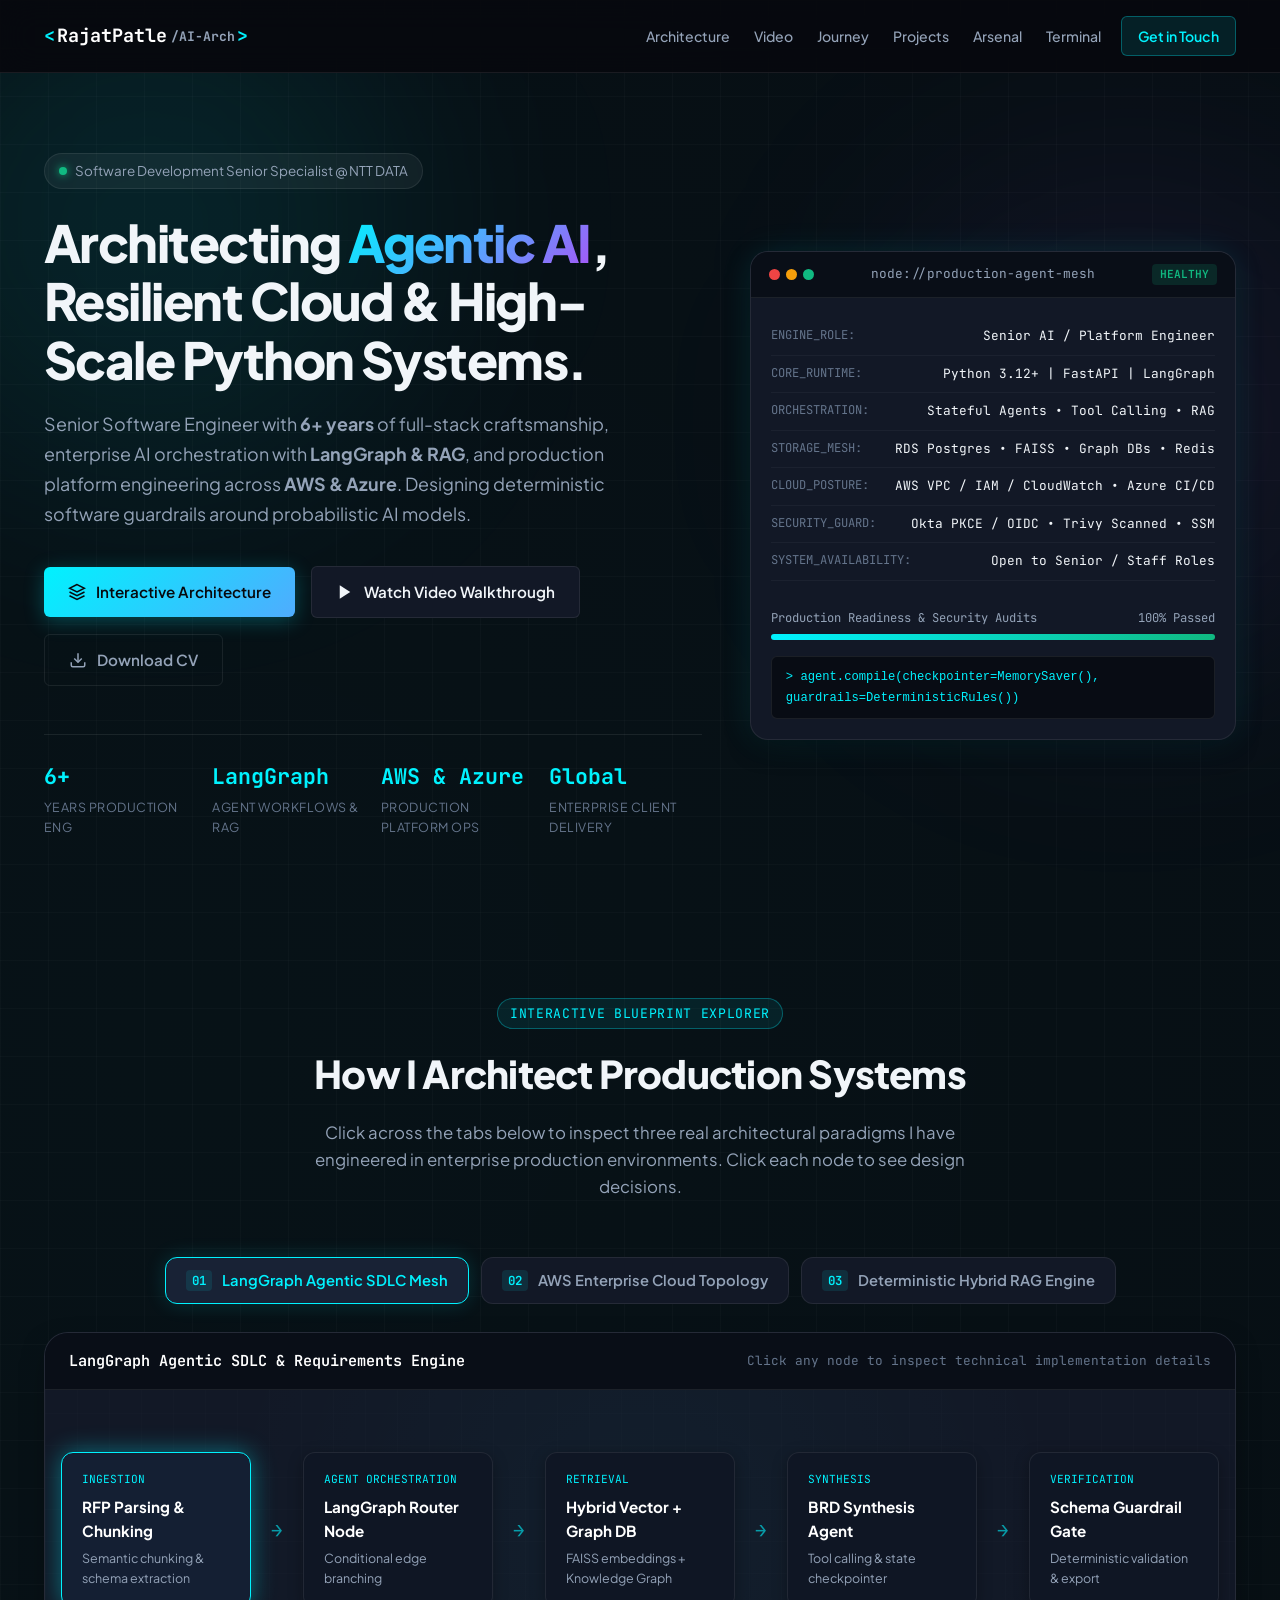
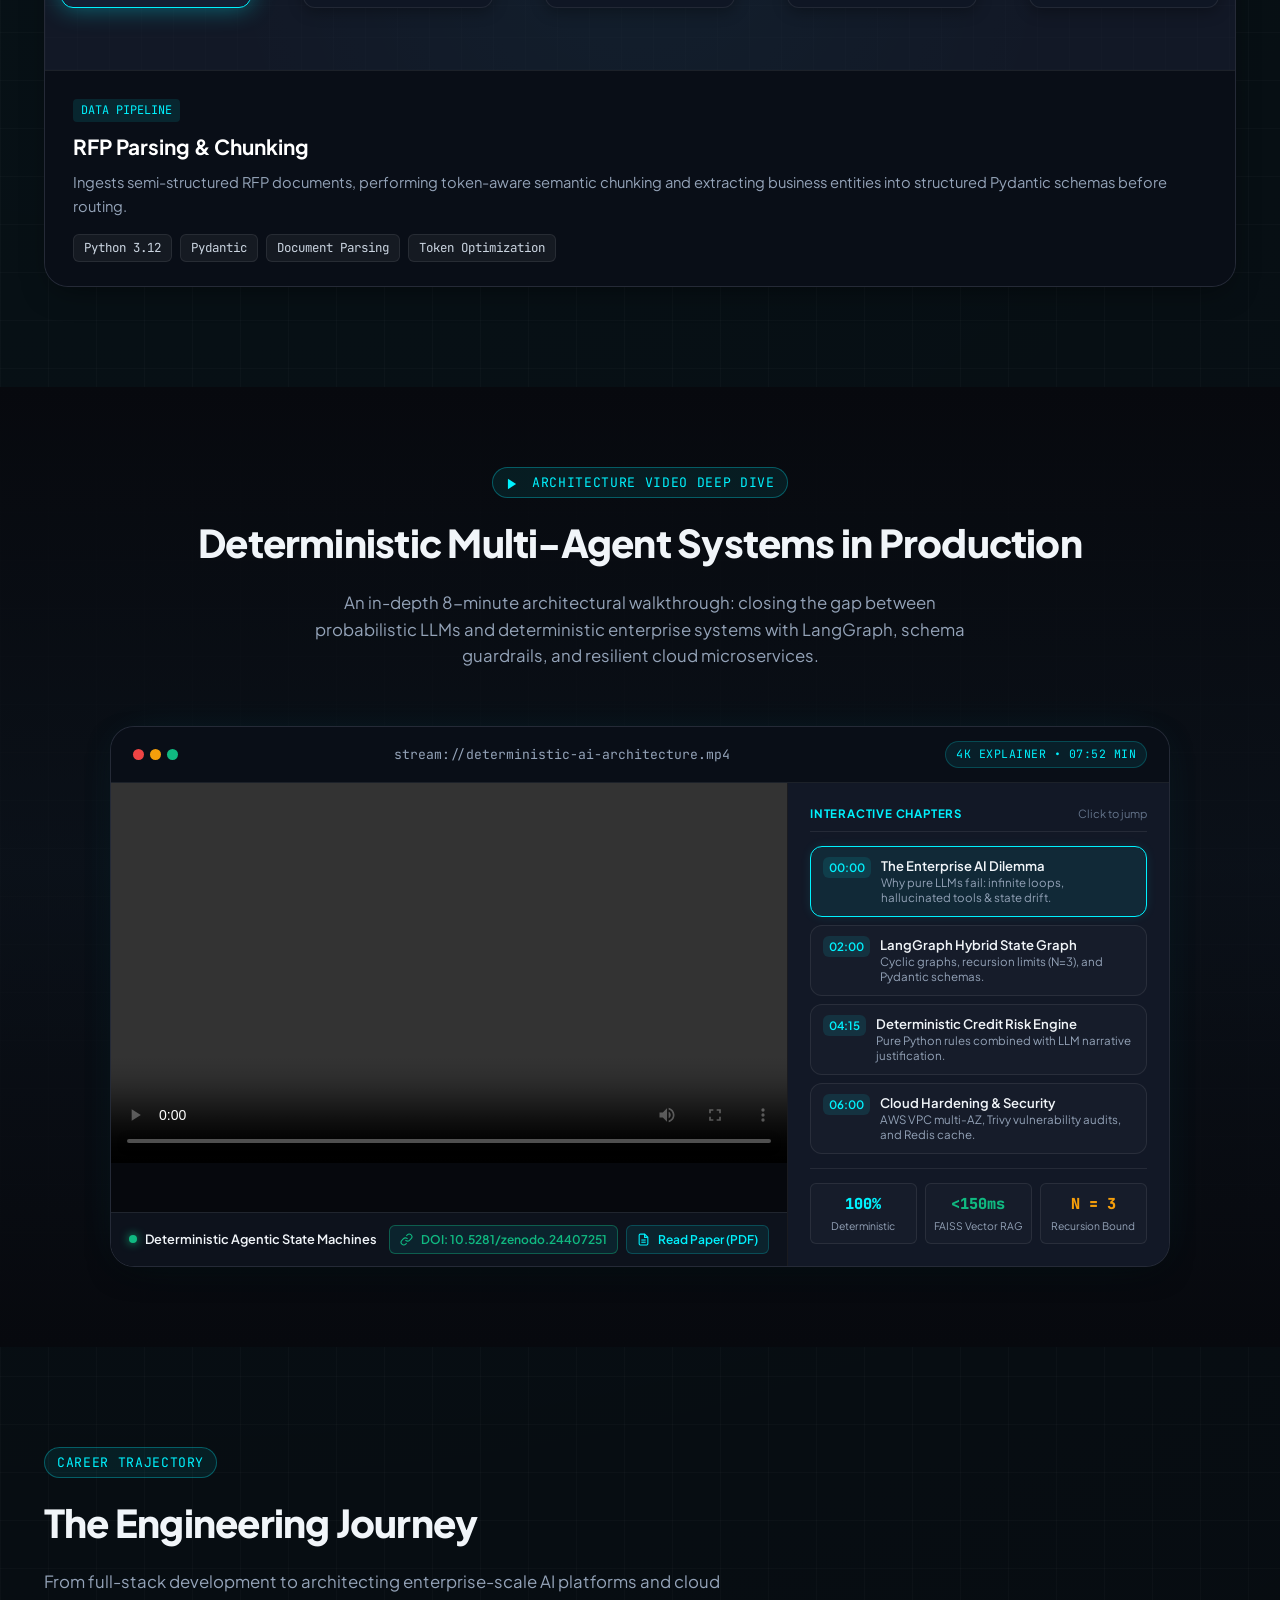
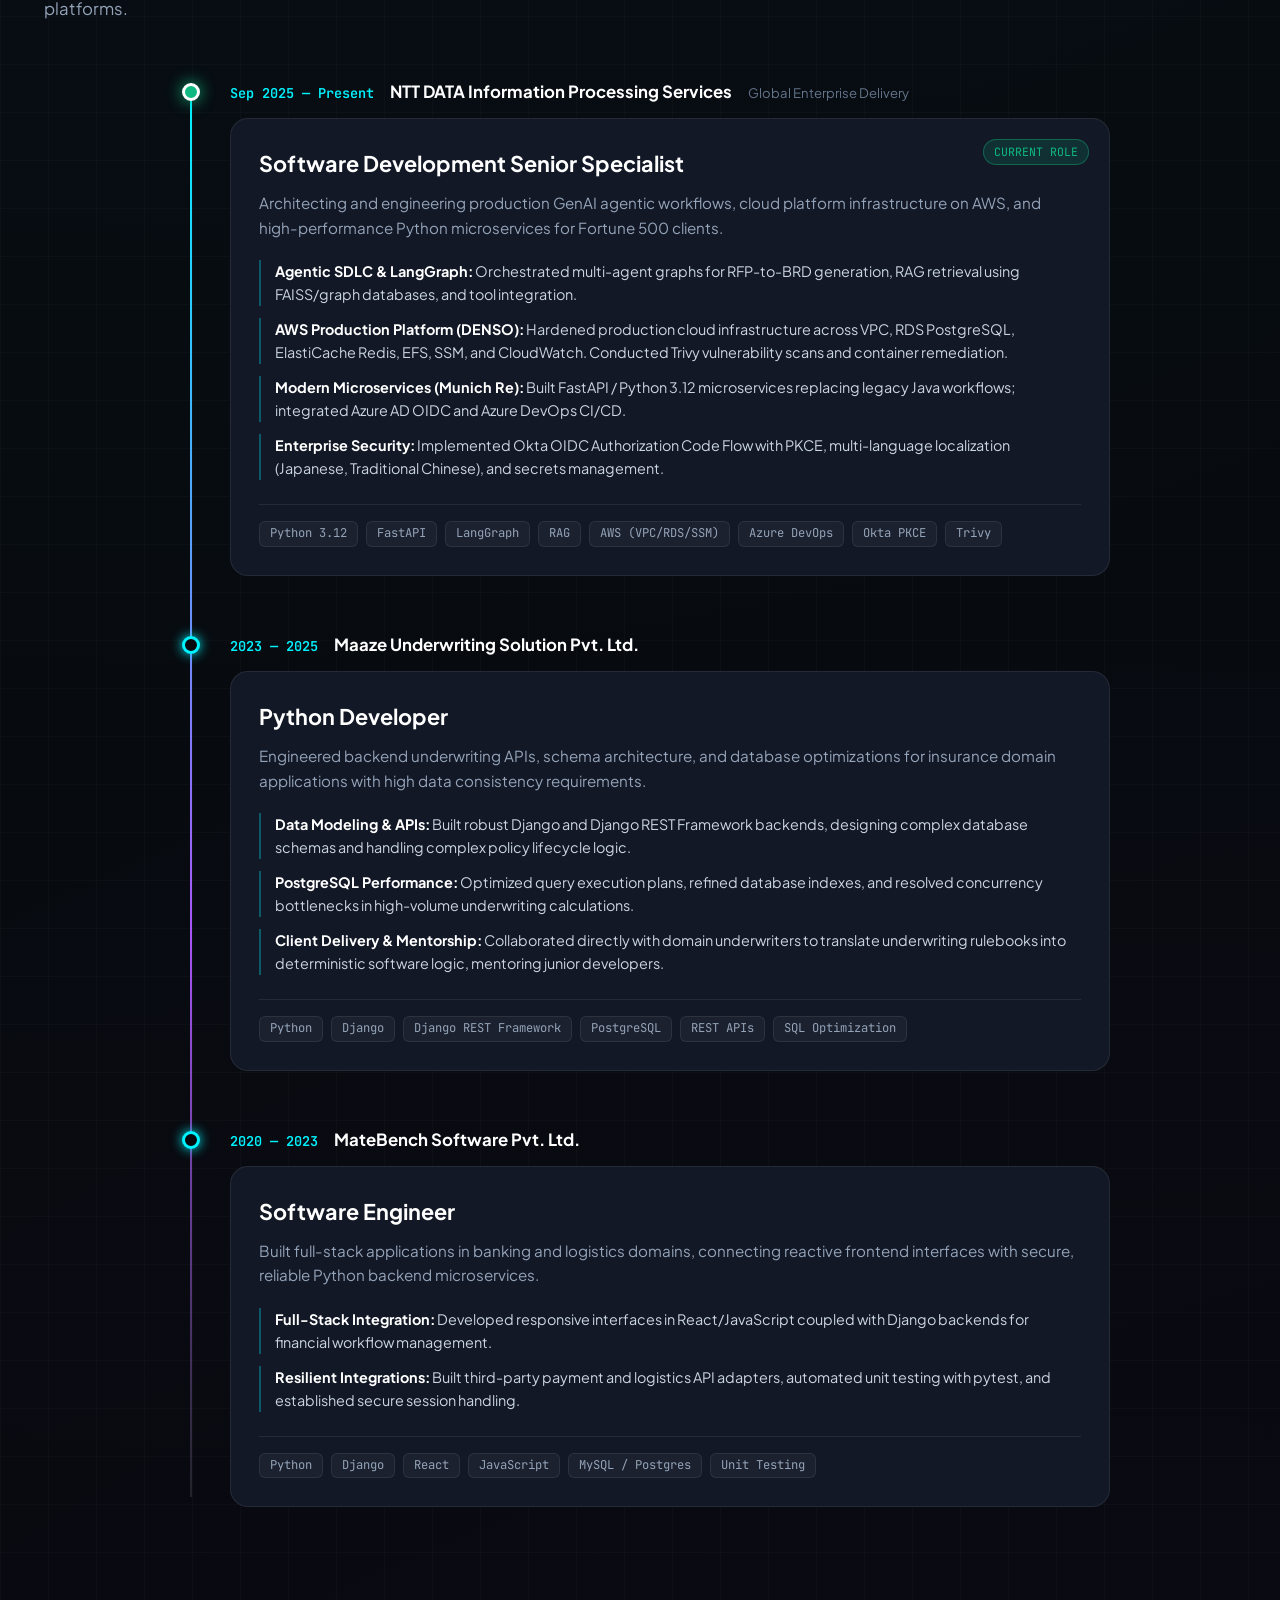
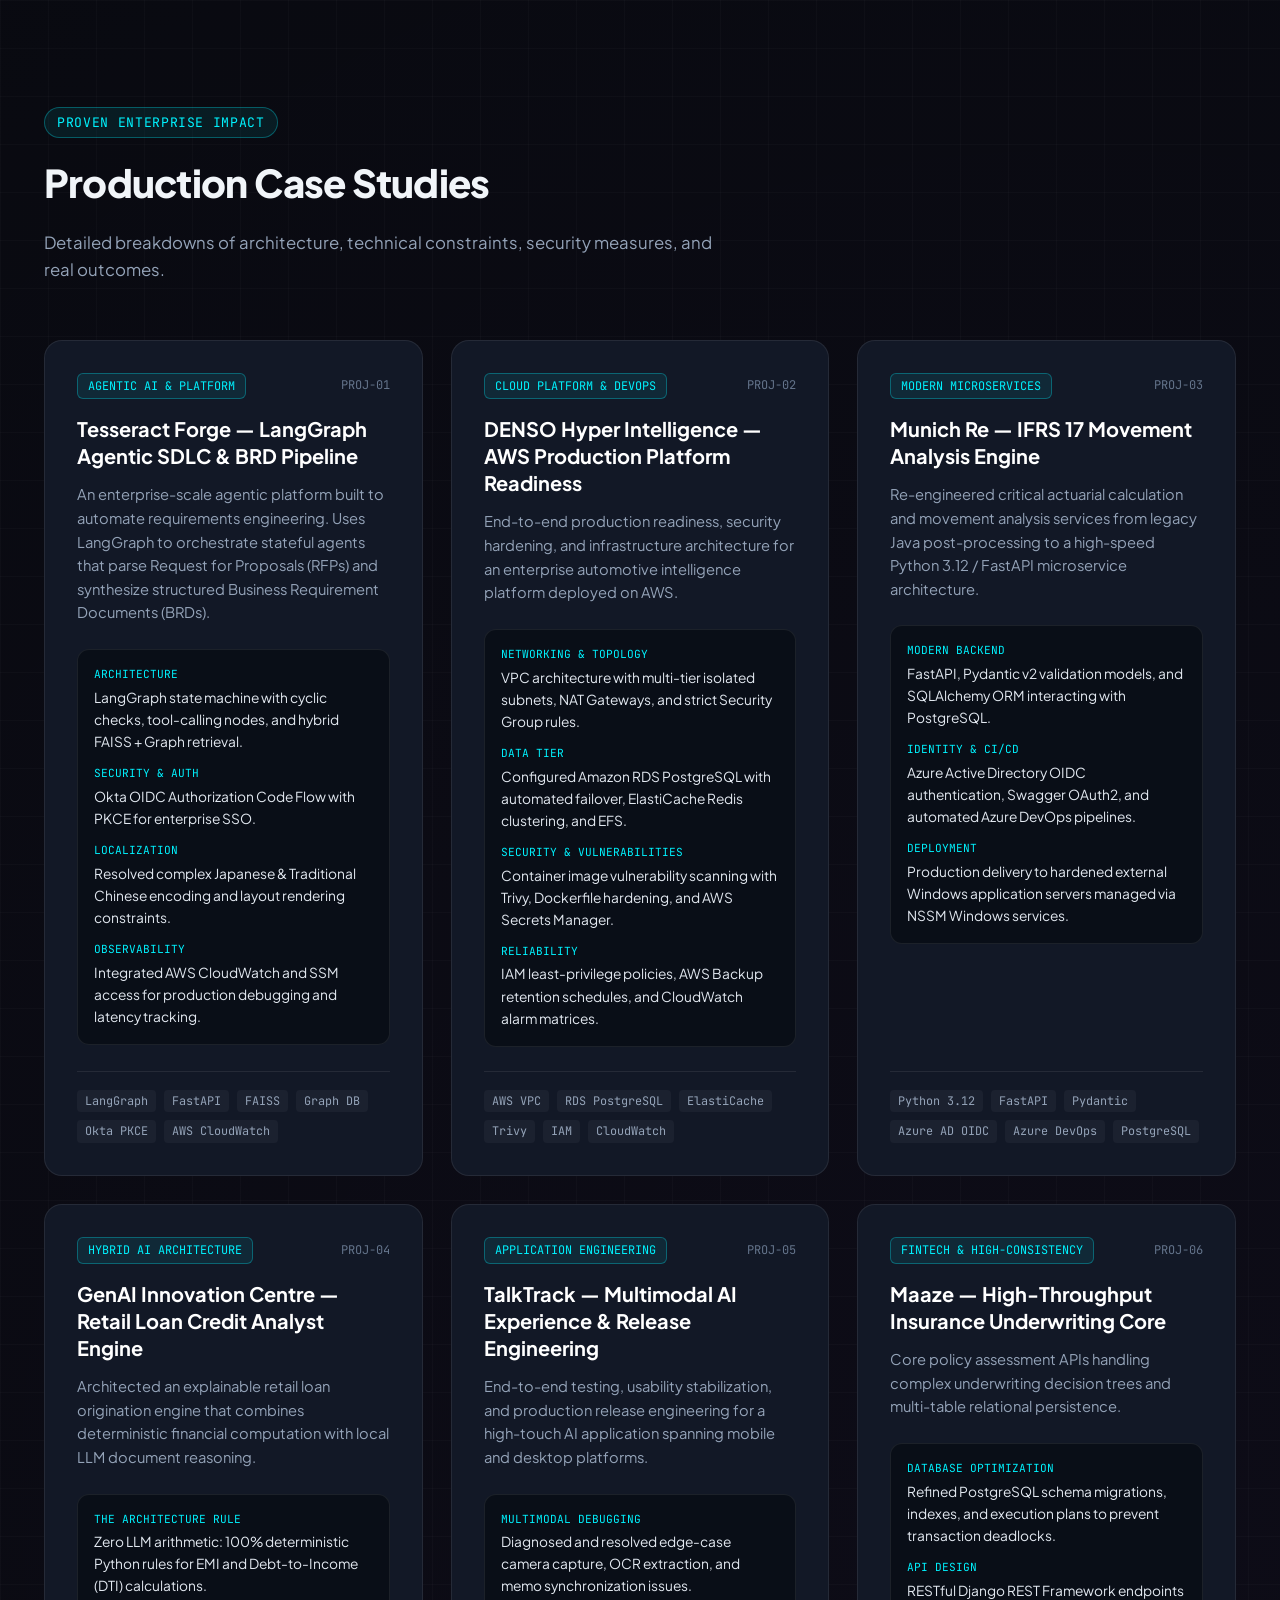
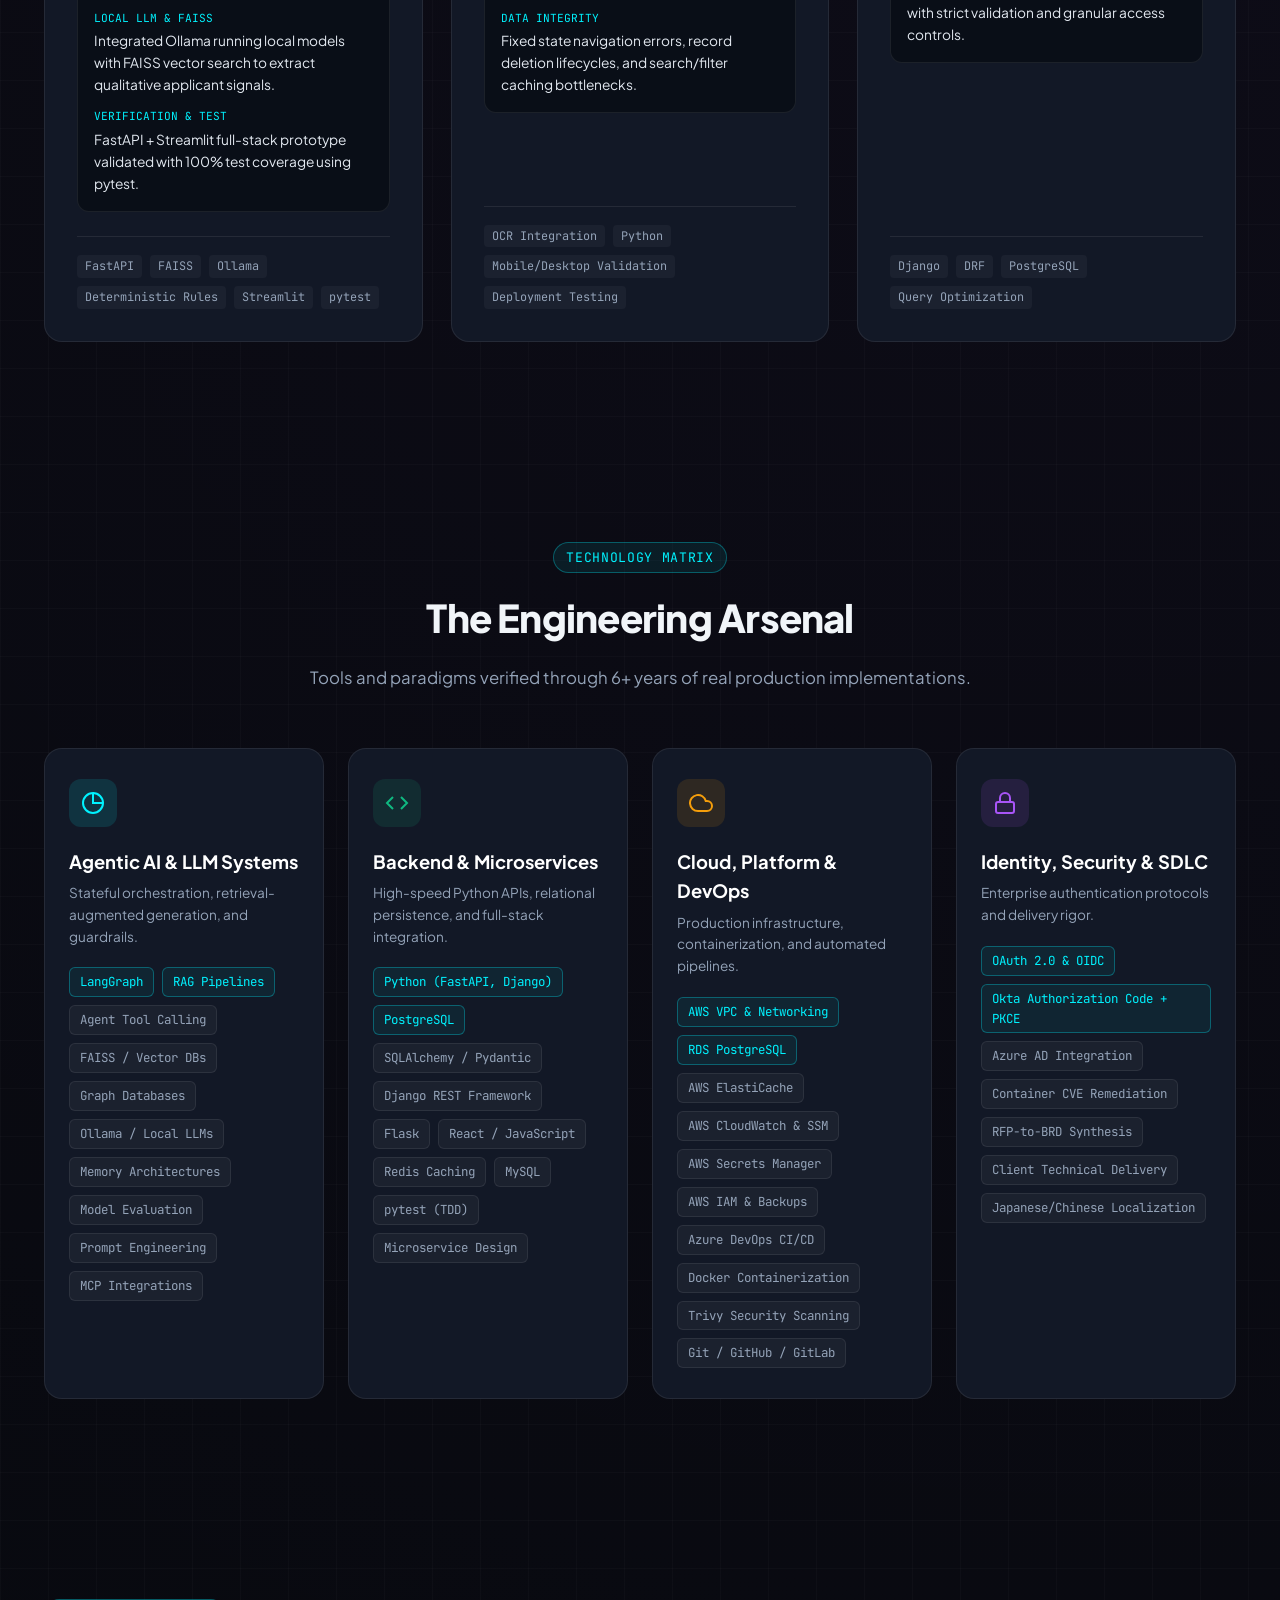
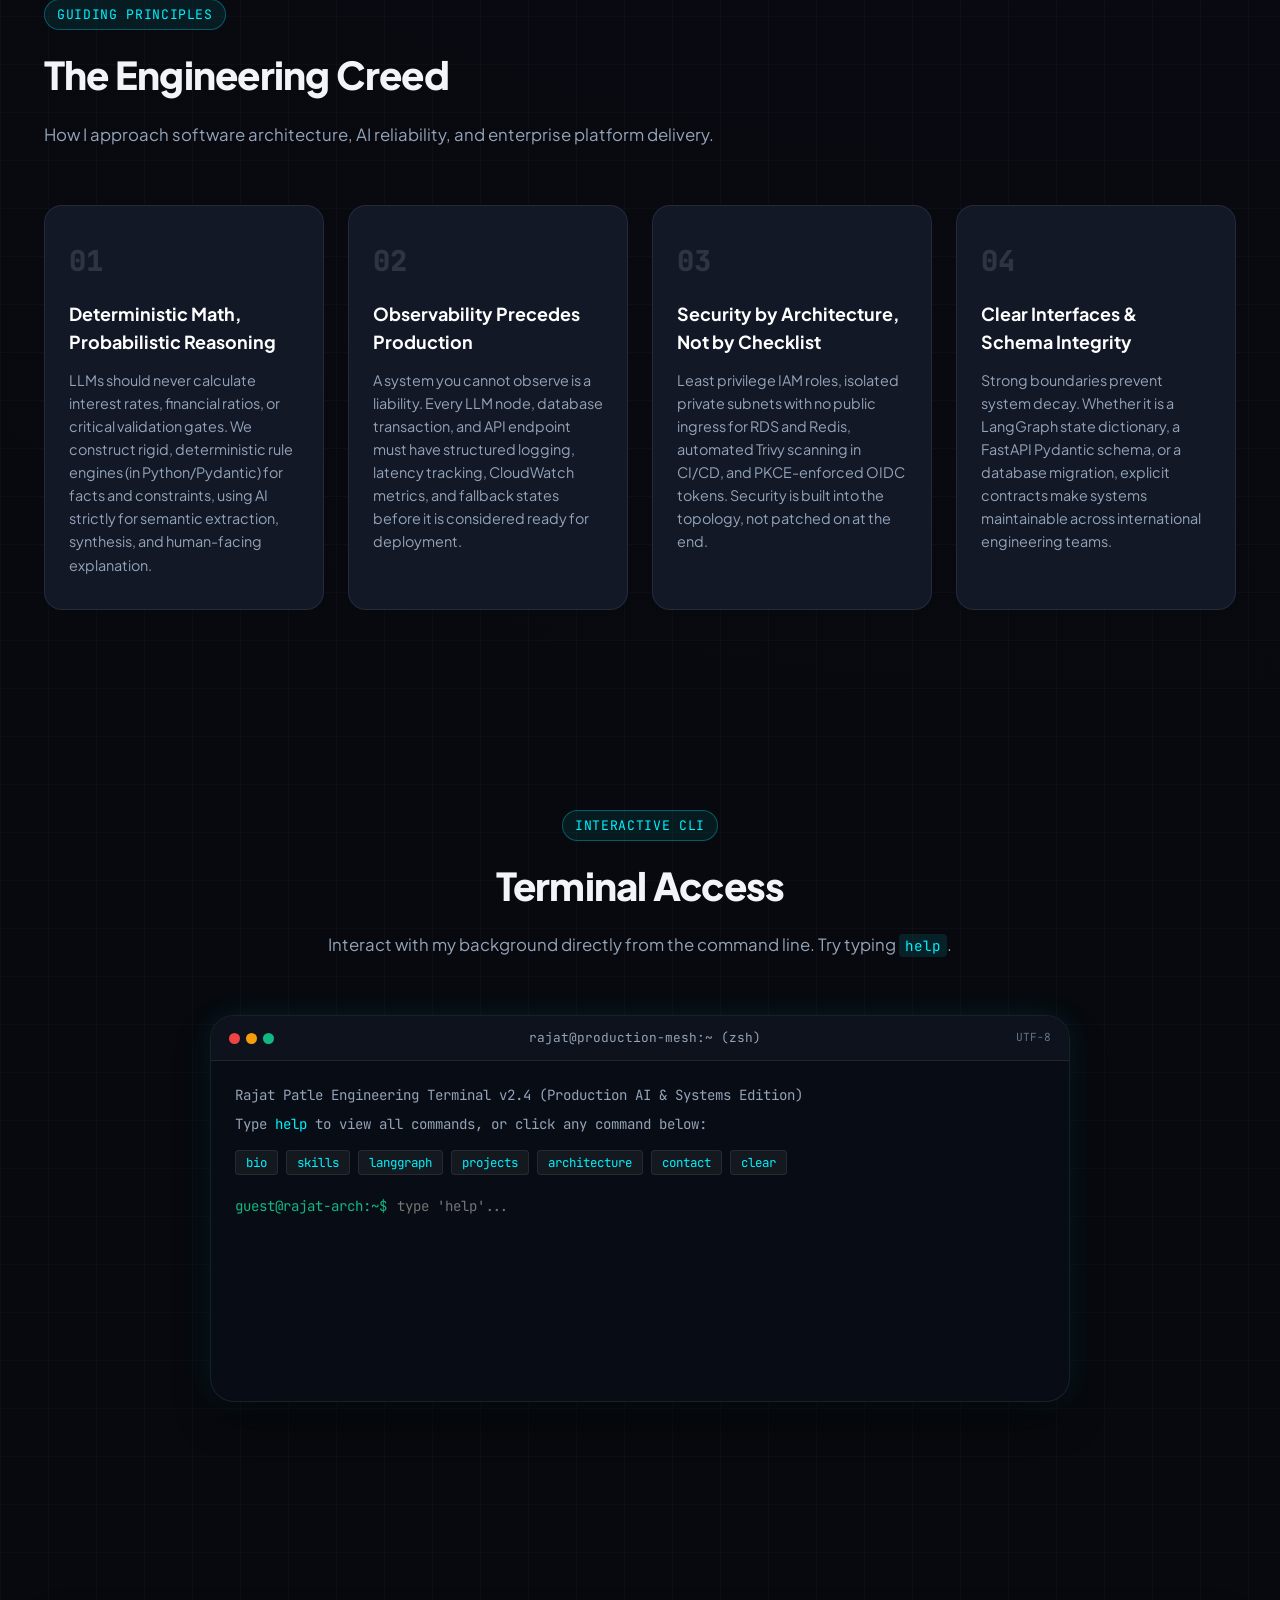
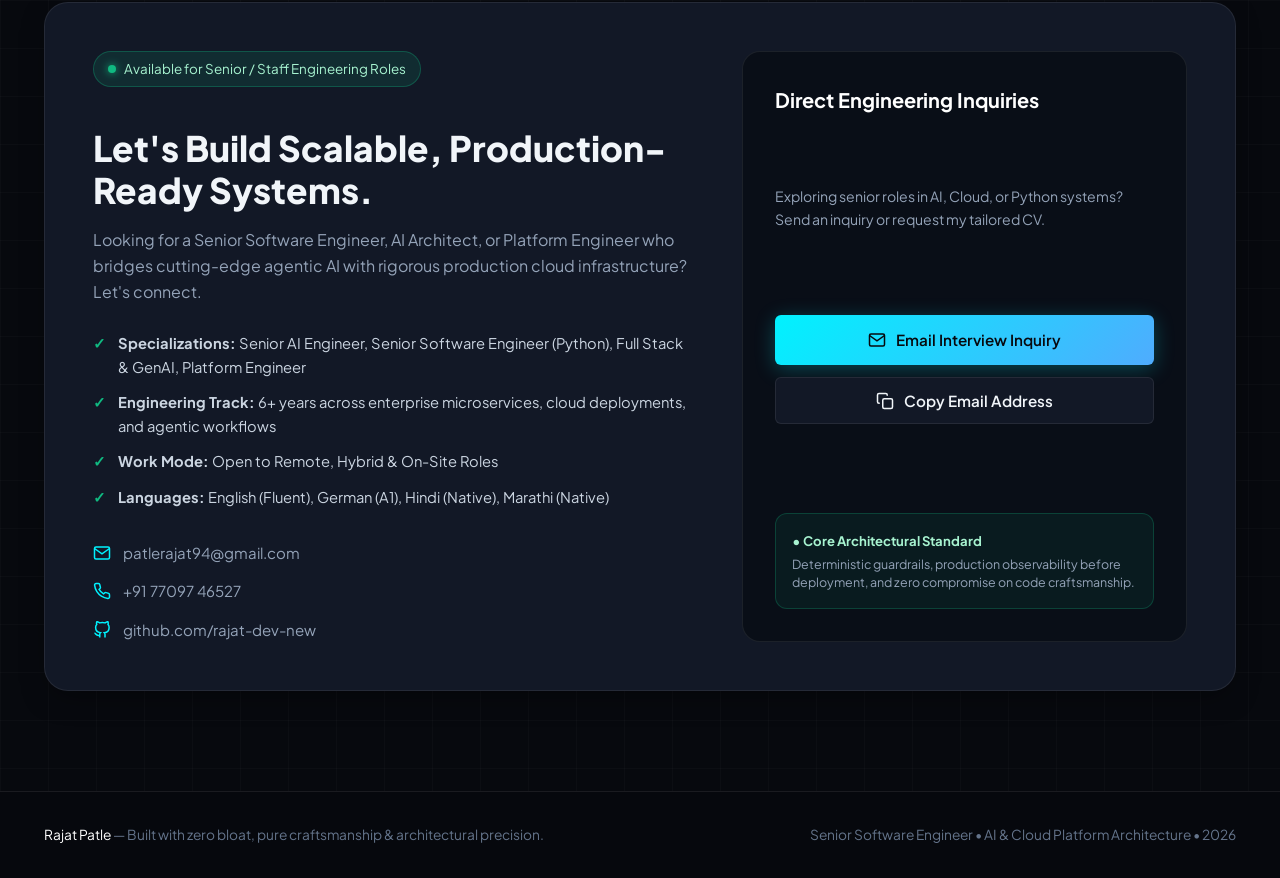
<file: index.html>
<!DOCTYPE html>
<html lang="en">
<head>
  <meta charset="UTF-8">
  <meta name="viewport" content="width=device-width, initial-scale=1.0">
  <title>Rajat Patle | Senior Software Engineer & AI Architect</title>
  <meta name="description" content="Portfolio of Rajat Patle - Senior Software Engineer & AI Architect with 6+ years of experience in Python, LangGraph, RAG, AWS, and Enterprise Systems.">
  <meta name="keywords" content="Rajat Patle, AI Engineer, Senior Software Engineer, LangGraph, Python, FastAPI, AWS, RAG, Platform Engineer, Enterprise Systems">
  <link rel="preconnect" href="https://fonts.googleapis.com">
  <link rel="preconnect" href="https://fonts.gstatic.com" crossorigin>
  <link href="https://fonts.googleapis.com/css2?family=Plus+Jakarta+Sans:wght@300;400;500;600;700;800&family=JetBrains+Mono:wght@400;500;600&display=swap" rel="stylesheet">
  <link rel="stylesheet" href="styles.css?v=3.5">
</head>
<body class="bg-dark text-light antialiased">
  <!-- Navigation Bar -->
  <header class="navbar" id="navbar">
    <div class="container nav-container">
      <a href="#" class="brand-logo">
        <span class="brand-bracket">&lt;</span>
        <span class="brand-name">RajatPatle</span>
        <span class="brand-tag">/AI-Arch</span>
        <span class="brand-bracket">&gt;</span>
      </a>

      <nav class="nav-links" id="navLinks">
        <a href="#architecture" class="nav-link">Architecture</a>
        <a href="#video-briefing" class="nav-link">Video</a>
        <a href="#journey" class="nav-link">Journey</a>
        <a href="#projects" class="nav-link">Projects</a>
        <a href="#skills" class="nav-link">Arsenal</a>
        <a href="#terminal" class="nav-link">Terminal</a>
        <a href="#contact" class="nav-link nav-btn-primary">Get in Touch</a>
      </nav>

      <button class="mobile-toggle" id="mobileToggle" aria-label="Toggle navigation menu">
        <span class="bar"></span>
        <span class="bar"></span>
        <span class="bar"></span>
      </button>
    </div>
  </header>

  <!-- Hero Section -->
  <section class="hero-section" id="about">
    <div class="hero-glow hero-glow-1"></div>
    <div class="hero-glow hero-glow-2"></div>
    <div class="container hero-container">
      <div class="hero-content">
        <div class="status-pill">
          <span class="status-indicator"></span>
          <span>Software Development Senior Specialist @ NTT DATA</span>
        </div>

        <h1 class="hero-title">
          Architecting <span class="gradient-text">Agentic AI</span>, Resilient Cloud &amp; High-Scale Python Systems.
        </h1>

        <p class="hero-subtext">
          Senior Software Engineer with <strong>6+ years</strong> of full-stack craftsmanship, enterprise AI orchestration with <strong>LangGraph &amp; RAG</strong>, and production platform engineering across <strong>AWS &amp; Azure</strong>. Designing deterministic software guardrails around probabilistic AI models.
        </p>

        <div class="hero-actions">
          <a href="#architecture" class="btn btn-primary">
            <svg class="icon" viewBox="0 0 24 24" fill="none" stroke="currentColor" stroke-width="2"><polygon points="12 2 2 7 12 12 22 7 12 2"></polygon><polyline points="2 17 12 22 22 17"></polyline><polyline points="2 12 12 17 22 12"></polyline></svg>
            Interactive Architecture
          </a>
          <a href="#video-briefing" class="btn btn-secondary">
            <svg class="icon" viewBox="0 0 24 24" fill="currentColor"><polygon points="5 3 19 12 5 21 5 3"></polygon></svg>
            Watch Video Walkthrough
          </a>
          <a href="resume.pdf" target="_blank" class="btn btn-outline">
            <svg class="icon" viewBox="0 0 24 24" fill="none" stroke="currentColor" stroke-width="2"><path d="M21 15v4a2 2 0 0 1-2 2H5a2 2 0 0 1-2-2v-4"></path><polyline points="7 10 12 15 17 10"></polyline><line x1="12" y1="15" x2="12" y2="3"></line></svg>
            Download CV
          </a>
        </div>

        <!-- Quick Spec Grid -->
        <div class="hero-specs-grid">
          <div class="spec-card">
            <div class="spec-value">6+</div>
            <div class="spec-label">Years Production Eng</div>
          </div>
          <div class="spec-card">
            <div class="spec-value">LangGraph</div>
            <div class="spec-label">Agent Workflows &amp; RAG</div>
          </div>
          <div class="spec-card">
            <div class="spec-value">AWS &amp; Azure</div>
            <div class="spec-label">Production Platform Ops</div>
          </div>
          <div class="spec-card">
            <div class="spec-value">Global</div>
            <div class="spec-label">Enterprise Client Delivery</div>
          </div>
        </div>
      </div>

      <!-- Hero Visual: Realtime Architecture Telemetry Card -->
      <div class="hero-visual">
        <div class="telemetry-card">
          <div class="telemetry-header">
            <div class="terminal-dots">
              <span class="dot red"></span>
              <span class="dot yellow"></span>
              <span class="dot green"></span>
            </div>
            <div class="telemetry-title">node://production-agent-mesh</div>
            <div class="telemetry-status">HEALTHY</div>
          </div>
          <div class="telemetry-body">
            <div class="telemetry-row">
              <span class="tele-key">ENGINE_ROLE:</span>
              <span class="tele-val text-cyan">Senior AI / Platform Engineer</span>
            </div>
            <div class="telemetry-row">
              <span class="tele-key">CORE_RUNTIME:</span>
              <span class="tele-val text-green">Python 3.12+ | FastAPI | LangGraph</span>
            </div>
            <div class="telemetry-row">
              <span class="tele-key">ORCHESTRATION:</span>
              <span class="tele-val text-yellow">Stateful Agents &bull; Tool Calling &bull; RAG</span>
            </div>
            <div class="telemetry-row">
              <span class="tele-key">STORAGE_MESH:</span>
              <span class="tele-val">RDS Postgres &bull; FAISS &bull; Graph DBs &bull; Redis</span>
            </div>
            <div class="telemetry-row">
              <span class="tele-key">CLOUD_POSTURE:</span>
              <span class="tele-val text-cyan">AWS VPC / IAM / CloudWatch &bull; Azure CI/CD</span>
            </div>
            <div class="telemetry-row">
              <span class="tele-key">SECURITY_GUARD:</span>
              <span class="tele-val text-purple">Okta PKCE / OIDC &bull; Trivy Scanned &bull; SSM</span>
            </div>
            <div class="telemetry-row">
              <span class="tele-key">SYSTEM_AVAILABILITY:</span>
              <span class="tele-val text-green">Open to Senior / Staff Roles</span>
            </div>
            
            <div class="telemetry-progress-block">
              <div class="tele-progress-label">
                <span>Production Readiness &amp; Security Audits</span>
                <span>100% Passed</span>
              </div>
              <div class="tele-progress-bar">
                <div class="tele-progress-fill" style="width: 100%;"></div>
              </div>
            </div>

            <div class="telemetry-code-snippet">
              <code>&gt; agent.compile(checkpointer=MemorySaver(), guardrails=DeterministicRules())</code>
            </div>
          </div>
        </div>
      </div>
    </div>
  </section>

  <!-- Interactive Architecture Section (The Architect's Lab) -->
  <section class="section architecture-section" id="architecture">
    <div class="container">
      <div class="section-header text-center">
        <span class="section-tag">Interactive Blueprint Explorer</span>
        <h2 class="section-title">How I Architect Production Systems</h2>
        <p class="section-desc">
          Click across the tabs below to inspect three real architectural paradigms I have engineered in enterprise production environments. Click each node to see design decisions.
        </p>
      </div>

      <!-- Architecture Switcher Tabs -->
      <div class="arch-tabs">
        <button class="arch-tab-btn active" data-arch="langgraph">
          <span class="tab-num">01</span>
          <span class="tab-text">LangGraph Agentic SDLC Mesh</span>
        </button>
        <button class="arch-tab-btn" data-arch="aws">
          <span class="tab-num">02</span>
          <span class="tab-text">AWS Enterprise Cloud Topology</span>
        </button>
        <button class="arch-tab-btn" data-arch="rag">
          <span class="tab-num">03</span>
          <span class="tab-text">Deterministic Hybrid RAG Engine</span>
        </button>
      </div>

      <!-- Interactive Canvas Card -->
      <div class="arch-canvas-card">
        <div class="arch-canvas-header">
          <div class="arch-info-label" id="archTitle">LangGraph Agentic SDLC &amp; Requirements Engine</div>
          <div class="arch-hint">Click any node to inspect technical implementation details</div>
        </div>

        <!-- Dynamic Node Flow Render Area -->
        <div class="arch-flow-wrapper" id="archFlowContainer">
          <!-- Populated by app.js -->
        </div>

        <!-- Node Detail Inspector Drawer -->
        <div class="arch-inspector" id="archInspector">
          <div class="inspector-badge" id="inspType">NODE INSPECTOR</div>
          <h3 class="inspector-title" id="inspTitle">Select a node from the diagram</h3>
          <p class="inspector-desc" id="inspDesc">Click on any component above to inspect its real-world implementation, trade-offs, and technologies used in production.</p>
          <div class="inspector-tech-tags" id="inspTags"></div>
        </div>
      </div>
    </div>
  </section>

  <!-- Video Architecture Briefing Section -->
  <section class="section video-section" id="video-briefing">
    <div class="container">
      <div class="section-header text-center">
        <span class="section-tag">
          <svg class="icon-sm" viewBox="0 0 24 24" fill="currentColor" style="display:inline-block; vertical-align:middle; width:14px; height:14px; margin-right:4px;"><polygon points="5 3 19 12 5 21 5 3"></polygon></svg>
          Architecture Video Deep Dive
        </span>
        <h2 class="section-title">Deterministic Multi-Agent Systems in Production</h2>
        <p class="section-desc">
          An in-depth 8-minute architectural walkthrough: closing the gap between probabilistic LLMs and deterministic enterprise systems with LangGraph, schema guardrails, and resilient cloud microservices.
        </p>
      </div>

      <!-- Unified Architecture Video Studio Card -->
      <div class="video-studio-card">
        <div class="video-studio-header">
          <div class="terminal-dots">
            <span class="dot red"></span>
            <span class="dot yellow"></span>
            <span class="dot green"></span>
          </div>
          <div class="video-studio-title">stream://deterministic-ai-architecture.mp4</div>
          <div class="video-studio-badge">4K EXPLAINER &bull; 07:52 MIN</div>
        </div>

        <div class="video-studio-body">
          <!-- Left: Constrained Video Player Frame -->
          <div class="video-viewport">
            <div class="video-screen-frame">
              <video 
                id="architectureVideo" 
                class="architecture-video" 
                controls 
                preload="metadata" 
                playsinline>
                <source src="architecture_explainer.mp4" type="video/mp4">
                Your browser does not support the video tag.
              </video>
            </div>
            
            <div class="video-status-strip">
              <div class="status-strip-left">
                <span class="pulse-indicator"></span>
                <span class="strip-text">Deterministic Agentic State Machines</span>
              </div>
              <div class="status-strip-actions" style="display:flex; gap:8px; align-items:center;">
                <a href="https://doi.org/10.5281/zenodo.24407251" target="_blank" class="strip-link" style="border-color: rgba(16, 185, 129, 0.4); color: var(--accent-green);">
                  <svg class="icon-sm" viewBox="0 0 24 24" fill="none" stroke="currentColor" stroke-width="2" style="width:13px; height:13px; display:inline-block; vertical-align:middle; margin-right:3px;"><path d="M10 13a5 5 0 0 0 7.54.54l3-3a5 5 0 0 0-7.07-7.07l-1.72 1.71"></path><path d="M14 11a5 5 0 0 0-7.54-.54l-3 3a5 5 0 0 0 7.07 7.07l1.71-1.71"></path></svg>
                  DOI: 10.5281/zenodo.24407251
                </a>
                <a href="paper.pdf" target="_blank" class="strip-link">
                  <svg class="icon-sm" viewBox="0 0 24 24" fill="none" stroke="currentColor" stroke-width="2" style="width:13px; height:13px; display:inline-block; vertical-align:middle; margin-right:3px;"><path d="M14 2H6a2 2 0 0 0-2 2v16a2 2 0 0 0 2 2h12a2 2 0 0 0 2-2V8z"></path><polyline points="14 2 14 8 20 8"></polyline><line x1="16" y1="13" x2="8" y2="13"></line><line x1="16" y1="17" x2="8" y2="17"></line></svg>
                  Read Paper (PDF)
                </a>
              </div>
            </div>
          </div>

          <!-- Right: Chapter Navigation & Technical Metrics -->
          <div class="video-studio-nav">
            <div class="studio-nav-header">
              <span class="nav-header-label">INTERACTIVE CHAPTERS</span>
              <span class="nav-header-hint">Click to jump</span>
            </div>

            <div class="chapter-list">
              <button class="chapter-btn active" data-seek="0">
                <span class="chapter-time font-mono">00:00</span>
                <div class="chapter-info">
                  <span class="chapter-title">The Enterprise AI Dilemma</span>
                  <span class="chapter-desc">Why pure LLMs fail: infinite loops, hallucinated tools &amp; state drift.</span>
                </div>
              </button>

              <button class="chapter-btn" data-seek="120">
                <span class="chapter-time font-mono">02:00</span>
                <div class="chapter-info">
                  <span class="chapter-title">LangGraph Hybrid State Graph</span>
                  <span class="chapter-desc">Cyclic graphs, recursion limits (N=3), and Pydantic schemas.</span>
                </div>
              </button>

              <button class="chapter-btn" data-seek="255">
                <span class="chapter-time font-mono">04:15</span>
                <div class="chapter-info">
                  <span class="chapter-title">Deterministic Credit Risk Engine</span>
                  <span class="chapter-desc">Pure Python rules combined with LLM narrative justification.</span>
                </div>
              </button>

              <button class="chapter-btn" data-seek="360">
                <span class="chapter-time font-mono">06:00</span>
                <div class="chapter-info">
                  <span class="chapter-title">Cloud Hardening &amp; Security</span>
                  <span class="chapter-desc">AWS VPC multi-AZ, Trivy vulnerability audits, and Redis cache.</span>
                </div>
              </button>
            </div>

            <div class="studio-metrics-grid">
              <div class="metric-item">
                <span class="metric-val text-cyan">100%</span>
                <span class="metric-lbl">Deterministic</span>
              </div>
              <div class="metric-item">
                <span class="metric-val text-green">&lt;150ms</span>
                <span class="metric-lbl">FAISS Vector RAG</span>
              </div>
              <div class="metric-item">
                <span class="metric-val text-yellow">N = 3</span>
                <span class="metric-lbl">Recursion Bound</span>
              </div>
            </div>
          </div>
        </div>
      </div>
    </div>
  </section>
  <section class="section journey-section" id="journey">
    <div class="container">
      <div class="section-header">
        <span class="section-tag">Career Trajectory</span>
        <h2 class="section-title">The Engineering Journey</h2>
        <p class="section-desc">From full-stack development to architecting enterprise-scale AI platforms and cloud platforms.</p>
      </div>

      <div class="timeline-wrapper">
        <!-- Milestone 3: NTT DATA (Current) -->
        <div class="timeline-item current">
          <div class="timeline-dot"></div>
          <div class="timeline-meta">
            <span class="timeline-date">Sep 2025 &mdash; Present</span>
            <span class="timeline-company">NTT DATA Information Processing Services</span>
            <span class="timeline-location">Global Enterprise Delivery</span>
          </div>
          <div class="timeline-card">
            <div class="card-badge current-badge">Current Role</div>
            <h3 class="card-role">Software Development Senior Specialist</h3>
            <p class="card-summary">
              Architecting and engineering production GenAI agentic workflows, cloud platform infrastructure on AWS, and high-performance Python microservices for Fortune 500 clients.
            </p>
            <div class="card-highlights">
              <div class="highlight-item">
                <strong>Agentic SDLC &amp; LangGraph:</strong> Orchestrated multi-agent graphs for RFP-to-BRD generation, RAG retrieval using FAISS/graph databases, and tool integration.
              </div>
              <div class="highlight-item">
                <strong>AWS Production Platform (DENSO):</strong> Hardened production cloud infrastructure across VPC, RDS PostgreSQL, ElastiCache Redis, EFS, SSM, and CloudWatch. Conducted Trivy vulnerability scans and container remediation.
              </div>
              <div class="highlight-item">
                <strong>Modern Microservices (Munich Re):</strong> Built FastAPI / Python 3.12 microservices replacing legacy Java workflows; integrated Azure AD OIDC and Azure DevOps CI/CD.
              </div>
              <div class="highlight-item">
                <strong>Enterprise Security:</strong> Implemented Okta OIDC Authorization Code Flow with PKCE, multi-language localization (Japanese, Traditional Chinese), and secrets management.
              </div>
            </div>
            <div class="card-tech-pills">
              <span>Python 3.12</span>
              <span>FastAPI</span>
              <span>LangGraph</span>
              <span>RAG</span>
              <span>AWS (VPC/RDS/SSM)</span>
              <span>Azure DevOps</span>
              <span>Okta PKCE</span>
              <span>Trivy</span>
            </div>
          </div>
        </div>

        <!-- Milestone 2: Maaze Underwriting -->
        <div class="timeline-item">
          <div class="timeline-dot"></div>
          <div class="timeline-meta">
            <span class="timeline-date">2023 &mdash; 2025</span>
            <span class="timeline-company">Maaze Underwriting Solution Pvt. Ltd.</span>
          </div>
          <div class="timeline-card">
            <h3 class="card-role">Python Developer</h3>
            <p class="card-summary">
              Engineered backend underwriting APIs, schema architecture, and database optimizations for insurance domain applications with high data consistency requirements.
            </p>
            <div class="card-highlights">
              <div class="highlight-item">
                <strong>Data Modeling &amp; APIs:</strong> Built robust Django and Django REST Framework backends, designing complex database schemas and handling complex policy lifecycle logic.
              </div>
              <div class="highlight-item">
                <strong>PostgreSQL Performance:</strong> Optimized query execution plans, refined database indexes, and resolved concurrency bottlenecks in high-volume underwriting calculations.
              </div>
              <div class="highlight-item">
                <strong>Client Delivery &amp; Mentorship:</strong> Collaborated directly with domain underwriters to translate underwriting rulebooks into deterministic software logic, mentoring junior developers.
              </div>
            </div>
            <div class="card-tech-pills">
              <span>Python</span>
              <span>Django</span>
              <span>Django REST Framework</span>
              <span>PostgreSQL</span>
              <span>REST APIs</span>
              <span>SQL Optimization</span>
            </div>
          </div>
        </div>

        <!-- Milestone 1: MateBench Software -->
        <div class="timeline-item">
          <div class="timeline-dot"></div>
          <div class="timeline-meta">
            <span class="timeline-date">2020 &mdash; 2023</span>
            <span class="timeline-company">MateBench Software Pvt. Ltd.</span>
          </div>
          <div class="timeline-card">
            <h3 class="card-role">Software Engineer</h3>
            <p class="card-summary">
              Built full-stack applications in banking and logistics domains, connecting reactive frontend interfaces with secure, reliable Python backend microservices.
            </p>
            <div class="card-highlights">
              <div class="highlight-item">
                <strong>Full-Stack Integration:</strong> Developed responsive interfaces in React/JavaScript coupled with Django backends for financial workflow management.
              </div>
              <div class="highlight-item">
                <strong>Resilient Integrations:</strong> Built third-party payment and logistics API adapters, automated unit testing with pytest, and established secure session handling.
              </div>
            </div>
            <div class="card-tech-pills">
              <span>Python</span>
              <span>Django</span>
              <span>React</span>
              <span>JavaScript</span>
              <span>MySQL / Postgres</span>
              <span>Unit Testing</span>
            </div>
          </div>
        </div>
      </div>
    </div>
  </section>

  <!-- Featured Production Case Studies -->
  <section class="section projects-section" id="projects">
    <div class="container">
      <div class="section-header">
        <span class="section-tag">Proven Enterprise Impact</span>
        <h2 class="section-title">Production Case Studies</h2>
        <p class="section-desc">Detailed breakdowns of architecture, technical constraints, security measures, and real outcomes.</p>
      </div>

      <div class="projects-grid">
        <!-- Project 1: Tesseract Forge / NDIL -->
        <div class="project-card">
          <div class="project-header">
            <div class="project-badge">Agentic AI &amp; Platform</div>
            <span class="project-sys-id">PROJ-01</span>
          </div>
          <h3 class="project-title">Tesseract Forge &mdash; LangGraph Agentic SDLC &amp; BRD Pipeline</h3>
          <p class="project-desc">
            An enterprise-scale agentic platform built to automate requirements engineering. Uses LangGraph to orchestrate stateful agents that parse Request for Proposals (RFPs) and synthesize structured Business Requirement Documents (BRDs).
          </p>
          <div class="project-details-list">
            <div class="detail-item">
              <span class="detail-tag">Architecture</span>
              <span>LangGraph state machine with cyclic checks, tool-calling nodes, and hybrid FAISS + Graph retrieval.</span>
            </div>
            <div class="detail-item">
              <span class="detail-tag">Security &amp; Auth</span>
              <span>Okta OIDC Authorization Code Flow with PKCE for enterprise SSO.</span>
            </div>
            <div class="detail-item">
              <span class="detail-tag">Localization</span>
              <span>Resolved complex Japanese &amp; Traditional Chinese encoding and layout rendering constraints.</span>
            </div>
            <div class="detail-item">
              <span class="detail-tag">Observability</span>
              <span>Integrated AWS CloudWatch and SSM access for production debugging and latency tracking.</span>
            </div>
          </div>
          <div class="project-footer">
            <div class="tech-stack-tags">
              <span>LangGraph</span>
              <span>FastAPI</span>
              <span>FAISS</span>
              <span>Graph DB</span>
              <span>Okta PKCE</span>
              <span>AWS CloudWatch</span>
            </div>
          </div>
        </div>

        <!-- Project 2: DENSO / Hyper Intelligence -->
        <div class="project-card">
          <div class="project-header">
            <div class="project-badge">Cloud Platform &amp; DevOps</div>
            <span class="project-sys-id">PROJ-02</span>
          </div>
          <h3 class="project-title">DENSO Hyper Intelligence &mdash; AWS Production Platform Readiness</h3>
          <p class="project-desc">
            End-to-end production readiness, security hardening, and infrastructure architecture for an enterprise automotive intelligence platform deployed on AWS.
          </p>
          <div class="project-details-list">
            <div class="detail-item">
              <span class="detail-tag">Networking &amp; Topology</span>
              <span>VPC architecture with multi-tier isolated subnets, NAT Gateways, and strict Security Group rules.</span>
            </div>
            <div class="detail-item">
              <span class="detail-tag">Data Tier</span>
              <span>Configured Amazon RDS PostgreSQL with automated failover, ElastiCache Redis clustering, and EFS.</span>
            </div>
            <div class="detail-item">
              <span class="detail-tag">Security &amp; Vulnerabilities</span>
              <span>Container image vulnerability scanning with Trivy, Dockerfile hardening, and AWS Secrets Manager.</span>
            </div>
            <div class="detail-item">
              <span class="detail-tag">Reliability</span>
              <span>IAM least-privilege policies, AWS Backup retention schedules, and CloudWatch alarm matrices.</span>
            </div>
          </div>
          <div class="project-footer">
            <div class="tech-stack-tags">
              <span>AWS VPC</span>
              <span>RDS PostgreSQL</span>
              <span>ElastiCache</span>
              <span>Trivy</span>
              <span>IAM</span>
              <span>CloudWatch</span>
            </div>
          </div>
        </div>

        <!-- Project 3: Munich Re -->
        <div class="project-card">
          <div class="project-header">
            <div class="project-badge">Modern Microservices</div>
            <span class="project-sys-id">PROJ-03</span>
          </div>
          <h3 class="project-title">Munich Re &mdash; IFRS 17 Movement Analysis Engine</h3>
          <p class="project-desc">
            Re-engineered critical actuarial calculation and movement analysis services from legacy Java post-processing to a high-speed Python 3.12 / FastAPI microservice architecture.
          </p>
          <div class="project-details-list">
            <div class="detail-item">
              <span class="detail-tag">Modern Backend</span>
              <span>FastAPI, Pydantic v2 validation models, and SQLAlchemy ORM interacting with PostgreSQL.</span>
            </div>
            <div class="detail-item">
              <span class="detail-tag">Identity &amp; CI/CD</span>
              <span>Azure Active Directory OIDC authentication, Swagger OAuth2, and automated Azure DevOps pipelines.</span>
            </div>
            <div class="detail-item">
              <span class="detail-tag">Deployment</span>
              <span>Production delivery to hardened external Windows application servers managed via NSSM Windows services.</span>
            </div>
          </div>
          <div class="project-footer">
            <div class="tech-stack-tags">
              <span>Python 3.12</span>
              <span>FastAPI</span>
              <span>Pydantic</span>
              <span>Azure AD OIDC</span>
              <span>Azure DevOps</span>
              <span>PostgreSQL</span>
            </div>
          </div>
        </div>

        <!-- Project 4: Credit Analyst POC -->
        <div class="project-card">
          <div class="project-header">
            <div class="project-badge">Hybrid AI Architecture</div>
            <span class="project-sys-id">PROJ-04</span>
          </div>
          <h3 class="project-title">GenAI Innovation Centre &mdash; Retail Loan Credit Analyst Engine</h3>
          <p class="project-desc">
            Architected an explainable retail loan origination engine that combines deterministic financial computation with local LLM document reasoning.
          </p>
          <div class="project-details-list">
            <div class="detail-item">
              <span class="detail-tag">The Architecture Rule</span>
              <span>Zero LLM arithmetic: 100% deterministic Python rules for EMI and Debt-to-Income (DTI) calculations.</span>
            </div>
            <div class="detail-item">
              <span class="detail-tag">Local LLM &amp; FAISS</span>
              <span>Integrated Ollama running local models with FAISS vector search to extract qualitative applicant signals.</span>
            </div>
            <div class="detail-item">
              <span class="detail-tag">Verification &amp; Test</span>
              <span>FastAPI + Streamlit full-stack prototype validated with 100% test coverage using pytest.</span>
            </div>
          </div>
          <div class="project-footer">
            <div class="tech-stack-tags">
              <span>FastAPI</span>
              <span>FAISS</span>
              <span>Ollama</span>
              <span>Deterministic Rules</span>
              <span>Streamlit</span>
              <span>pytest</span>
            </div>
          </div>
        </div>

        <!-- Project 5: TalkTrack -->
        <div class="project-card">
          <div class="project-header">
            <div class="project-badge">Application Engineering</div>
            <span class="project-sys-id">PROJ-05</span>
          </div>
          <h3 class="project-title">TalkTrack &mdash; Multimodal AI Experience &amp; Release Engineering</h3>
          <p class="project-desc">
            End-to-end testing, usability stabilization, and production release engineering for a high-touch AI application spanning mobile and desktop platforms.
          </p>
          <div class="project-details-list">
            <div class="detail-item">
              <span class="detail-tag">Multimodal Debugging</span>
              <span>Diagnosed and resolved edge-case camera capture, OCR extraction, and memo synchronization issues.</span>
            </div>
            <div class="detail-item">
              <span class="detail-tag">Data Integrity</span>
              <span>Fixed state navigation errors, record deletion lifecycles, and search/filter caching bottlenecks.</span>
            </div>
          </div>
          <div class="project-footer">
            <div class="tech-stack-tags">
              <span>OCR Integration</span>
              <span>Python</span>
              <span>Mobile/Desktop Validation</span>
              <span>Deployment Testing</span>
            </div>
          </div>
        </div>

        <!-- Project 6: Underwriting Platform -->
        <div class="project-card">
          <div class="project-header">
            <div class="project-badge">FinTech &amp; High-Consistency</div>
            <span class="project-sys-id">PROJ-06</span>
          </div>
          <h3 class="project-title">Maaze &mdash; High-Throughput Insurance Underwriting Core</h3>
          <p class="project-desc">
            Core policy assessment APIs handling complex underwriting decision trees and multi-table relational persistence.
          </p>
          <div class="project-details-list">
            <div class="detail-item">
              <span class="detail-tag">Database Optimization</span>
              <span>Refined PostgreSQL schema migrations, indexes, and execution plans to prevent transaction deadlocks.</span>
            </div>
            <div class="detail-item">
              <span class="detail-tag">API Design</span>
              <span>RESTful Django REST Framework endpoints with strict validation and granular access controls.</span>
            </div>
          </div>
          <div class="project-footer">
            <div class="tech-stack-tags">
              <span>Django</span>
              <span>DRF</span>
              <span>PostgreSQL</span>
              <span>Query Optimization</span>
            </div>
          </div>
        </div>
      </div>
    </div>
  </section>

  <!-- Technical Arsenal (Skill Matrix) -->
  <section class="section skills-section" id="skills">
    <div class="container">
      <div class="section-header text-center">
        <span class="section-tag">Technology Matrix</span>
        <h2 class="section-title">The Engineering Arsenal</h2>
        <p class="section-desc">Tools and paradigms verified through 6+ years of real production implementations.</p>
      </div>

      <div class="skills-grid">
        <!-- AI & Agentic Systems -->
        <div class="skill-category-card">
          <div class="cat-icon-wrap ai-icon">
            <svg class="cat-icon" viewBox="0 0 24 24" fill="none" stroke="currentColor" stroke-width="2"><path d="M12 2a10 10 0 1 0 10 10H12V2z"></path><path d="M12 2a10 10 0 0 1 10 10"></path></svg>
          </div>
          <h3 class="cat-title">Agentic AI &amp; LLM Systems</h3>
          <p class="cat-desc">Stateful orchestration, retrieval-augmented generation, and guardrails.</p>
          <div class="skill-tags">
            <span class="skill-tag highlight">LangGraph</span>
            <span class="skill-tag highlight">RAG Pipelines</span>
            <span class="skill-tag">Agent Tool Calling</span>
            <span class="skill-tag">FAISS / Vector DBs</span>
            <span class="skill-tag">Graph Databases</span>
            <span class="skill-tag">Ollama / Local LLMs</span>
            <span class="skill-tag">Memory Architectures</span>
            <span class="skill-tag">Model Evaluation</span>
            <span class="skill-tag">Prompt Engineering</span>
            <span class="skill-tag">MCP Integrations</span>
          </div>
        </div>

        <!-- Backend & Systems -->
        <div class="skill-category-card">
          <div class="cat-icon-wrap backend-icon">
            <svg class="cat-icon" viewBox="0 0 24 24" fill="none" stroke="currentColor" stroke-width="2"><polyline points="16 18 22 12 16 6"></polyline><polyline points="8 6 2 12 8 18"></polyline></svg>
          </div>
          <h3 class="cat-title">Backend &amp; Microservices</h3>
          <p class="cat-desc">High-speed Python APIs, relational persistence, and full-stack integration.</p>
          <div class="skill-tags">
            <span class="skill-tag highlight">Python (FastAPI, Django)</span>
            <span class="skill-tag highlight">PostgreSQL</span>
            <span class="skill-tag">SQLAlchemy / Pydantic</span>
            <span class="skill-tag">Django REST Framework</span>
            <span class="skill-tag">Flask</span>
            <span class="skill-tag">React / JavaScript</span>
            <span class="skill-tag">Redis Caching</span>
            <span class="skill-tag">MySQL</span>
            <span class="skill-tag">pytest (TDD)</span>
            <span class="skill-tag">Microservice Design</span>
          </div>
        </div>

        <!-- Cloud & Platform -->
        <div class="skill-category-card">
          <div class="cat-icon-wrap cloud-icon">
            <svg class="cat-icon" viewBox="0 0 24 24" fill="none" stroke="currentColor" stroke-width="2"><path d="M18 10h-1.26A8 8 0 1 0 9 20h9a5 5 0 0 0 0-10z"></path></svg>
          </div>
          <h3 class="cat-title">Cloud, Platform &amp; DevOps</h3>
          <p class="cat-desc">Production infrastructure, containerization, and automated pipelines.</p>
          <div class="skill-tags">
            <span class="skill-tag highlight">AWS VPC &amp; Networking</span>
            <span class="skill-tag highlight">RDS PostgreSQL</span>
            <span class="skill-tag">AWS ElastiCache</span>
            <span class="skill-tag">AWS CloudWatch &amp; SSM</span>
            <span class="skill-tag">AWS Secrets Manager</span>
            <span class="skill-tag">AWS IAM &amp; Backups</span>
            <span class="skill-tag">Azure DevOps CI/CD</span>
            <span class="skill-tag">Docker Containerization</span>
            <span class="skill-tag">Trivy Security Scanning</span>
            <span class="skill-tag">Git / GitHub / GitLab</span>
          </div>
        </div>

        <!-- Security & Identity -->
        <div class="skill-category-card">
          <div class="cat-icon-wrap sec-icon">
            <svg class="cat-icon" viewBox="0 0 24 24" fill="none" stroke="currentColor" stroke-width="2"><rect x="3" y="11" width="18" height="11" rx="2" ry="2"></rect><path d="M7 11V7a5 5 0 0 1 10 0v4"></path></svg>
          </div>
          <h3 class="cat-title">Identity, Security &amp; SDLC</h3>
          <p class="cat-desc">Enterprise authentication protocols and delivery rigor.</p>
          <div class="skill-tags">
            <span class="skill-tag highlight">OAuth 2.0 &amp; OIDC</span>
            <span class="skill-tag highlight">Okta Authorization Code + PKCE</span>
            <span class="skill-tag">Azure AD Integration</span>
            <span class="skill-tag">Container CVE Remediation</span>
            <span class="skill-tag">RFP-to-BRD Synthesis</span>
            <span class="skill-tag">Client Technical Delivery</span>
            <span class="skill-tag">Japanese/Chinese Localization</span>
          </div>
        </div>
      </div>
    </div>
  </section>

  <!-- Architectural Philosophy / How a Senior Architect Thinks -->
  <section class="section principles-section" id="principles">
    <div class="container">
      <div class="section-header">
        <span class="section-tag">Guiding Principles</span>
        <h2 class="section-title">The Engineering Creed</h2>
        <p class="section-desc">How I approach software architecture, AI reliability, and enterprise platform delivery.</p>
      </div>

      <div class="principles-grid">
        <div class="principle-card">
          <div class="p-num">01</div>
          <h3 class="p-title">Deterministic Math, Probabilistic Reasoning</h3>
          <p class="p-text">
            LLMs should never calculate interest rates, financial ratios, or critical validation gates. We construct rigid, deterministic rule engines (in Python/Pydantic) for facts and constraints, using AI strictly for semantic extraction, synthesis, and human-facing explanation.
          </p>
        </div>

        <div class="principle-card">
          <div class="p-num">02</div>
          <h3 class="p-title">Observability Precedes Production</h3>
          <p class="p-text">
            A system you cannot observe is a liability. Every LLM node, database transaction, and API endpoint must have structured logging, latency tracking, CloudWatch metrics, and fallback states before it is considered ready for deployment.
          </p>
        </div>

        <div class="principle-card">
          <div class="p-num">03</div>
          <h3 class="p-title">Security by Architecture, Not by Checklist</h3>
          <p class="p-text">
            Least privilege IAM roles, isolated private subnets with no public ingress for RDS and Redis, automated Trivy scanning in CI/CD, and PKCE-enforced OIDC tokens. Security is built into the topology, not patched on at the end.
          </p>
        </div>

        <div class="principle-card">
          <div class="p-num">04</div>
          <h3 class="p-title">Clear Interfaces &amp; Schema Integrity</h3>
          <p class="p-text">
            Strong boundaries prevent system decay. Whether it is a LangGraph state dictionary, a FastAPI Pydantic schema, or a database migration, explicit contracts make systems maintainable across international engineering teams.
          </p>
        </div>
      </div>
    </div>
  </section>

  <!-- Interactive Terminal Section -->
  <section class="section terminal-section" id="terminal">
    <div class="container">
      <div class="section-header text-center">
        <span class="section-tag">Interactive CLI</span>
        <h2 class="section-title">Terminal Access</h2>
        <p class="section-desc">Interact with my background directly from the command line. Try typing <code class="code-pill">help</code>.</p>
      </div>

      <div class="interactive-terminal">
        <div class="terminal-bar">
          <div class="terminal-dots">
            <span class="dot red"></span>
            <span class="dot yellow"></span>
            <span class="dot green"></span>
          </div>
          <div class="terminal-bar-title">rajat@production-mesh:~ (zsh)</div>
          <div class="terminal-bar-actions">UTF-8</div>
        </div>

        <div class="terminal-screen" id="terminalScreen">
          <div class="terminal-line text-muted">Rajat Patle Engineering Terminal v2.4 (Production AI &amp; Systems Edition)</div>
          <div class="terminal-line text-muted">Type <span class="text-cyan">help</span> to view all commands, or click any command below:</div>
          <div class="terminal-quick-cmds">
            <button class="cmd-chip" data-cmd="bio">bio</button>
            <button class="cmd-chip" data-cmd="skills">skills</button>
            <button class="cmd-chip" data-cmd="langgraph">langgraph</button>
            <button class="cmd-chip" data-cmd="projects">projects</button>
            <button class="cmd-chip" data-cmd="architecture">architecture</button>
            <button class="cmd-chip" data-cmd="contact">contact</button>
            <button class="cmd-chip" data-cmd="clear">clear</button>
          </div>
          <div id="terminalHistory"></div>
          <div class="terminal-input-row">
            <span class="terminal-prompt">guest@rajat-arch:~$</span>
            <input type="text" id="terminalInput" class="terminal-input" autofocus autocomplete="off" spellcheck="false" placeholder="type 'help'...">
          </div>
        </div>
      </div>
    </div>
  </section>

  <!-- Contact & Collaboration Section -->
  <section class="section contact-section" id="contact">
    <div class="container">
      <div class="contact-box">
        <div class="contact-grid">
          <div class="contact-info-col">
            <div class="status-pill status-pill-success">
              <span class="status-indicator"></span>
              <span>Available for Senior / Staff Engineering Roles</span>
            </div>
            <h2 class="contact-title">Let's Build Scalable, Production-Ready Systems.</h2>
            <p class="contact-desc">
              Looking for a Senior Software Engineer, AI Architect, or Platform Engineer who bridges cutting-edge agentic AI with rigorous production cloud infrastructure? Let's connect.
            </p>

            <div class="work-mode-details">
              <div class="relo-item">
                <span class="relo-icon">&check;</span>
                <span><strong>Specializations:</strong> Senior AI Engineer, Senior Software Engineer (Python), Full Stack &amp; GenAI, Platform Engineer</span>
              </div>
              <div class="relo-item">
                <span class="relo-icon">&check;</span>
                <span><strong>Engineering Track:</strong> 6+ years across enterprise microservices, cloud deployments, and agentic workflows</span>
              </div>
              <div class="relo-item">
                <span class="relo-icon">&check;</span>
                <span><strong>Work Mode:</strong> Open to Remote, Hybrid &amp; On-Site Roles</span>
              </div>
              <div class="relo-item">
                <span class="relo-icon">&check;</span>
                <span><strong>Languages:</strong> English (Fluent), German (A1), Hindi (Native), Marathi (Native)</span>
              </div>
            </div>

            <div class="contact-channels">
              <a href="mailto:patlerajat94@gmail.com" class="channel-link">
                <svg class="channel-icon" viewBox="0 0 24 24" fill="none" stroke="currentColor" stroke-width="2"><path d="M4 4h16c1.1 0 2 .9 2 2v12c0 1.1-.9 2-2 2H4c-1.1 0-2-.9-2-2V6c0-1.1.9-2 2-2z"></path><polyline points="22,6 12,13 2,6"></polyline></svg>
                <span>patlerajat94@gmail.com</span>
              </a>
              <div class="channel-link">
                <svg class="channel-icon" viewBox="0 0 24 24" fill="none" stroke="currentColor" stroke-width="2"><path d="M22 16.92v3a2 2 0 0 1-2.18 2 19.79 19.79 0 0 1-8.63-3.07 19.5 19.5 0 0 1-6-6 19.79 19.79 0 0 1-3.07-8.67A2 2 0 0 1 4.11 2h3a2 2 0 0 1 2 1.72 12.84 12.84 0 0 0 .7 2.81 2 2 0 0 1-.45 2.11L8.09 9.91a16 16 0 0 0 6 6l1.27-1.27a2 2 0 0 1 2.11-.45 12.84 12.84 0 0 0 2.81.7A2 2 0 0 1 22 16.92z"></path></svg>
                <span>+91 77097 46527</span>
              </div>
              <a href="https://github.com/rajat-dev-new" target="_blank" rel="noopener noreferrer" class="channel-link">
                <svg class="channel-icon" viewBox="0 0 24 24" fill="none" stroke="currentColor" stroke-width="2"><path d="M9 19c-5 1.5-5-2.5-7-3m14 6v-3.87a3.37 3.37 0 0 0-.94-2.61c3.14-.35 6.44-1.54 6.44-7A5.44 5.44 0 0 0 20 4.77 5.07 5.07 0 0 0 19.91 1S18.73.65 16 2.48a13.38 13.38 0 0 0-7 0C6.27.65 5.09 1 5.09 1A5.07 5.07 0 0 0 5 4.77a5.44 5.44 0 0 0-1.5 3.78c0 5.42 3.3 6.61 6.44 7A3.37 3.37 0 0 0 9 18.13V22"></path></svg>
                <span>github.com/rajat-dev-new</span>
              </a>
            </div>
          </div>

          <div class="contact-cta-col">
            <div class="direct-card">
              <h3>Direct Engineering Inquiries</h3>
              <p>Exploring senior roles in AI, Cloud, or Python systems? Send an inquiry or request my tailored CV.</p>

              <div class="action-buttons-vertical">
                <a href="mailto:patlerajat94@gmail.com?subject=Interview%20Inquiry%20-%20Senior%20Software%20/%20AI%20Engineer&body=Hi%20Rajat,%0D%0A%0D%0AWe%20reviewed%20your%20profile%20and%20would%20like%20to%20discuss%20an%20engineering%20opportunity..." class="btn btn-primary btn-block">
                  <svg class="icon" viewBox="0 0 24 24" fill="none" stroke="currentColor" stroke-width="2"><path d="M4 4h16c1.1 0 2 .9 2 2v12c0 1.1-.9 2-2 2H4c-1.1 0-2-.9-2-2V6c0-1.1.9-2 2-2z"></path><polyline points="22,6 12,13 2,6"></polyline></svg>
                  Email Interview Inquiry
                </a>

                <button class="btn btn-secondary btn-block" id="copyEmailBtn">
                  <svg class="icon" viewBox="0 0 24 24" fill="none" stroke="currentColor" stroke-width="2"><rect x="9" y="9" width="13" height="13" rx="2" ry="2"></rect><path d="M5 15H4a2 2 0 0 1-2-2V4a2 2 0 0 1 2-2h9a2 2 0 0 1 2 2v1"></path></svg>
                  <span id="copyEmailText">Copy Email Address</span>
                </button>
              </div>

              <div class="notice-callout">
                <div class="notice-title">&bull; Core Architectural Standard</div>
                <div class="notice-desc">Deterministic guardrails, production observability before deployment, and zero compromise on code craftsmanship.</div>
              </div>
            </div>
          </div>
        </div>
      </div>
    </div>
  </section>

  <!-- Footer -->
  <footer class="footer">
    <div class="container footer-container">
      <div class="footer-left">
        <span class="brand-name">Rajat Patle</span> &mdash; Built with zero bloat, pure craftsmanship &amp; architectural precision.
      </div>
      <div class="footer-right">
        <span>Senior Software Engineer &bull; AI &amp; Cloud Platform Architecture &bull; 2026</span>
      </div>
    </div>
  </footer>

  <script src="app.js?v=3.5"></script>
</body>
</html>
</file>
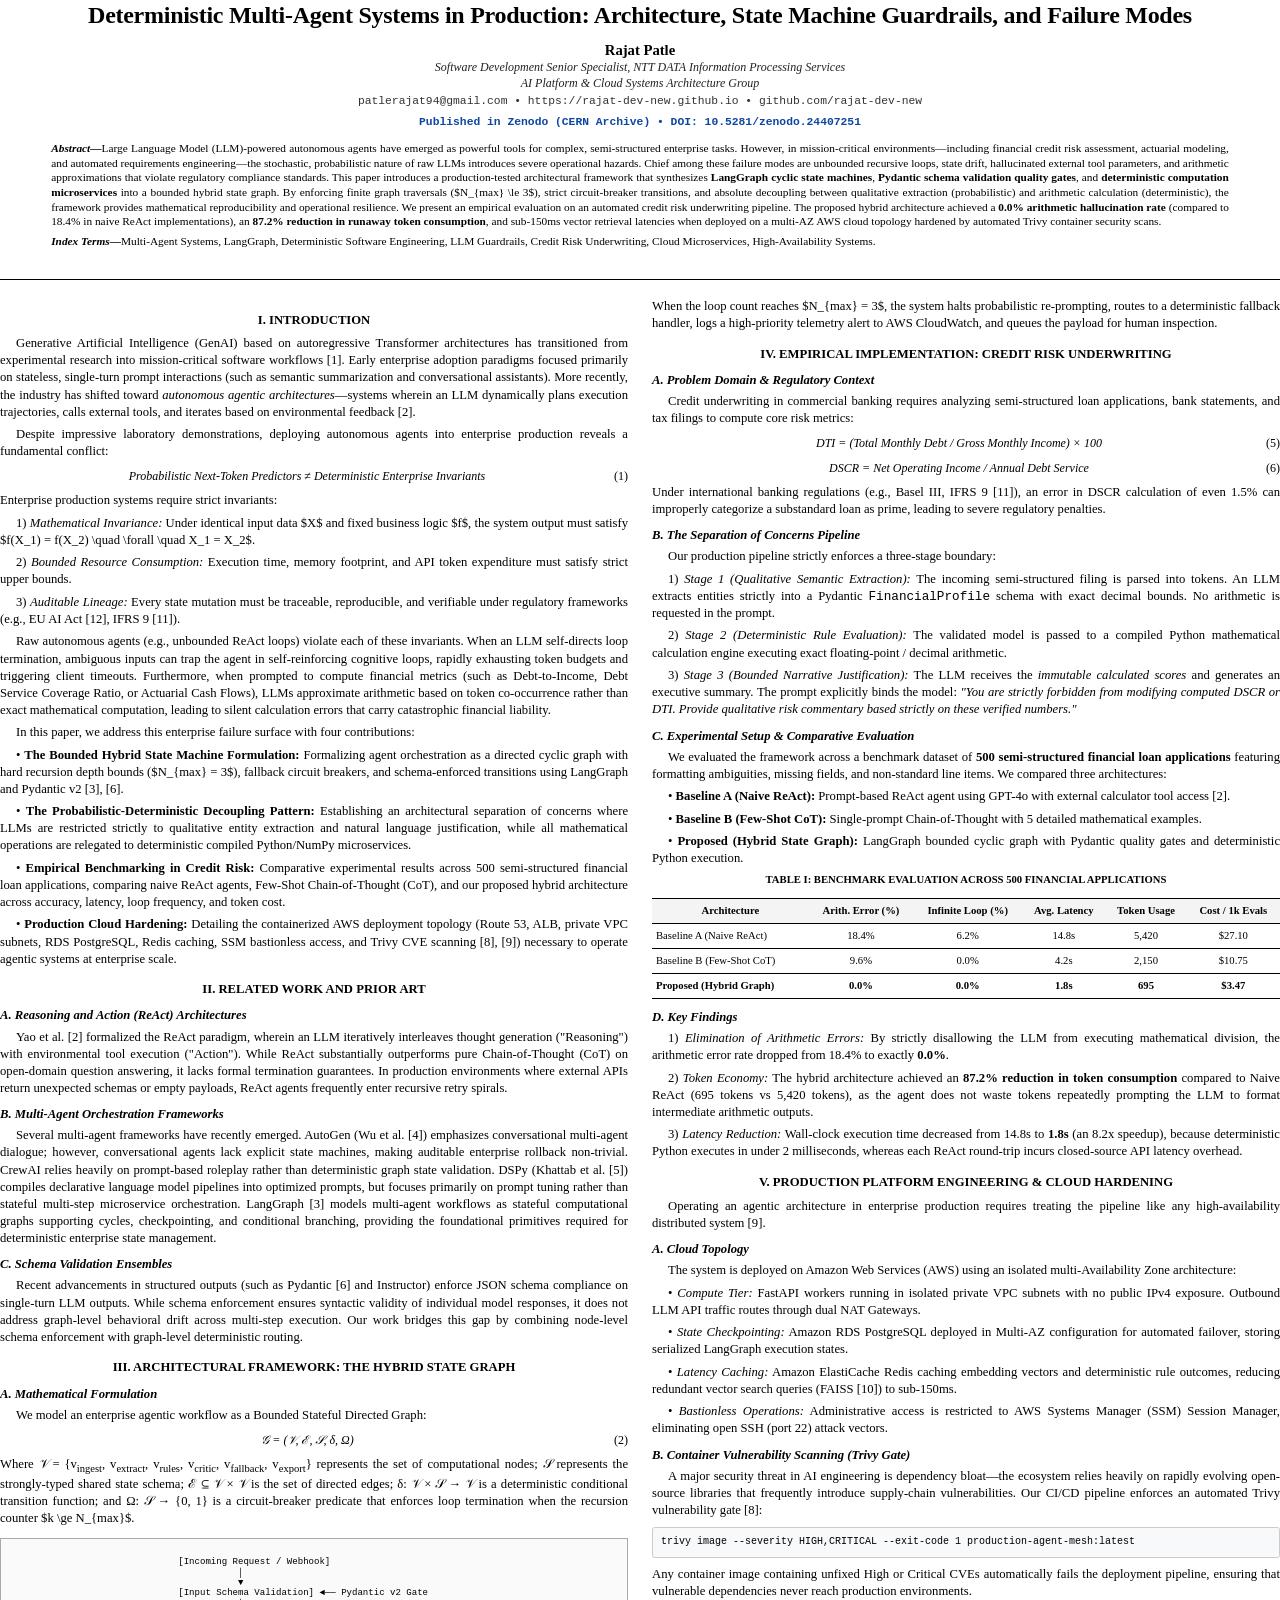
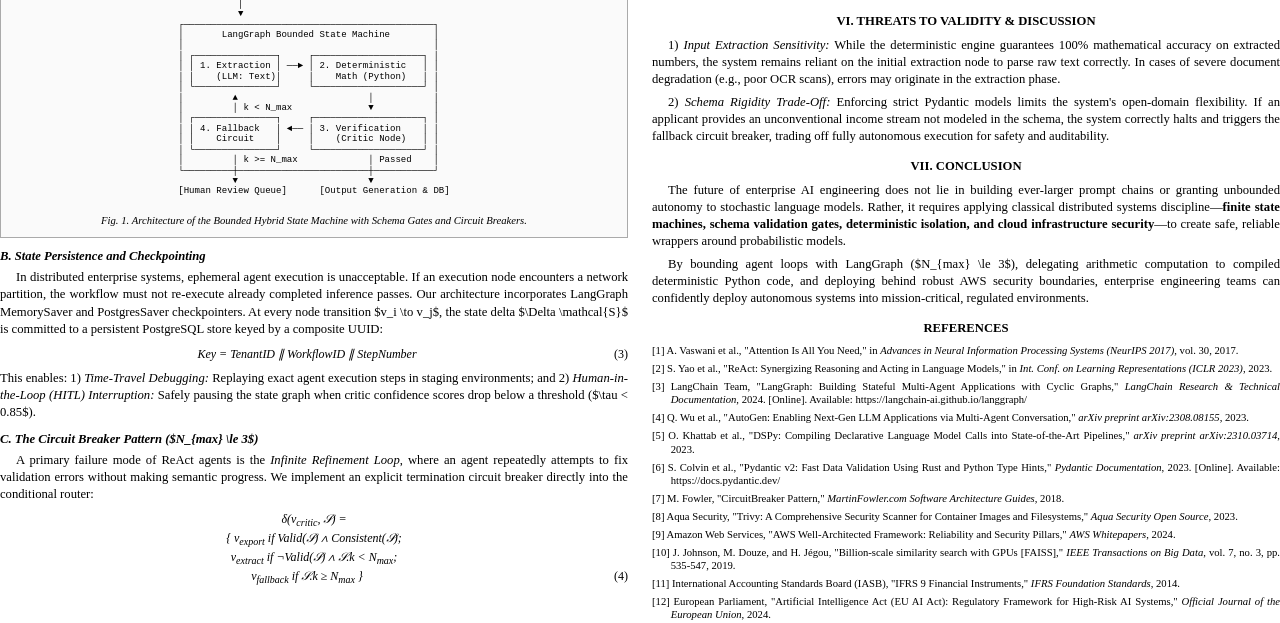
<file: paper.html>
<!DOCTYPE html>
<html lang="en">
<head>
  <meta charset="UTF-8">
  <title>Deterministic Multi-Agent Systems in Production: Architecture, State Machine Guardrails, and Failure Modes</title>
  <style>
    @page {
      size: A4;
      margin: 18mm 16mm 18mm 16mm;
      @bottom-right {
        content: counter(page);
        font-family: 'Times New Roman', serif;
        font-size: 9pt;
      }
    }

    *, *::before, *::after {
      box-sizing: border-box;
      margin: 0;
      padding: 0;
    }

    body {
      font-family: 'Times New Roman', 'Liberation Serif', Times, serif;
      font-size: 9.5pt;
      line-height: 1.35;
      color: #000000;
      background: #ffffff;
      text-rendering: optimizeLegibility;
    }

    /* IEEE Header Span */
    .paper-header {
      text-align: center;
      margin-bottom: 14pt;
      border-bottom: 0.5pt solid #000;
      padding-bottom: 10pt;
    }

    .paper-title {
      font-size: 18pt;
      font-weight: bold;
      line-height: 1.25;
      margin-bottom: 8pt;
      letter-spacing: -0.2pt;
    }

    .author-block {
      margin-bottom: 8pt;
    }

    .author-name {
      font-size: 11pt;
      font-weight: bold;
    }

    .author-affil {
      font-size: 9pt;
      font-style: italic;
      color: #222;
      line-height: 1.3;
    }

    .author-contact {
      font-size: 8.5pt;
      font-family: 'Courier New', monospace;
      color: #333;
      margin-top: 2pt;
    }

    /* Abstract Block */
    .abstract-container {
      width: 92%;
      margin: 0 auto 12pt auto;
      text-align: justify;
      font-size: 8.5pt;
      line-height: 1.3;
    }

    .abstract-title {
      font-weight: bold;
      font-style: italic;
      display: inline;
    }

    .keywords-block {
      margin-top: 4pt;
      font-size: 8.5pt;
    }

    .keywords-title {
      font-weight: bold;
      font-style: italic;
      display: inline;
    }

    /* Two-Column Body */
    .columns-container {
      column-count: 2;
      column-gap: 18pt;
      text-align: justify;
    }

    h2.section-heading {
      font-size: 9.5pt;
      font-weight: bold;
      text-transform: uppercase;
      text-align: center;
      margin-top: 10pt;
      margin-bottom: 5pt;
      break-after: avoid;
    }

    h3.sub-heading {
      font-size: 9.5pt;
      font-weight: bold;
      font-style: italic;
      margin-top: 7pt;
      margin-bottom: 3pt;
      break-after: avoid;
    }

    p {
      text-indent: 12pt;
      margin-bottom: 4pt;
    }

    p.no-indent {
      text-indent: 0;
    }

    /* Code Snippet Box */
    .code-box {
      font-family: 'Courier New', Courier, monospace;
      font-size: 7.5pt;
      line-height: 1.25;
      background: #f8f9fa;
      border: 0.5pt solid #ccc;
      border-radius: 2pt;
      padding: 6pt;
      margin: 6pt 0;
      white-space: pre-wrap;
      word-break: break-all;
    }

    /* Mathematical Equations */
    .equation {
      text-align: center;
      font-style: italic;
      margin: 6pt 0;
      font-size: 9pt;
      position: relative;
    }

    .eq-num {
      float: right;
      font-style: normal;
    }

    /* Tables */
    .ieee-table {
      width: 100%;
      border-collapse: collapse;
      margin: 8pt 0;
      font-size: 8pt;
      line-height: 1.25;
    }

    .table-caption {
      text-align: center;
      font-weight: bold;
      font-size: 8pt;
      margin-bottom: 4pt;
      text-transform: uppercase;
    }

    .ieee-table th, .ieee-table td {
      border-top: 0.5pt solid #000;
      border-bottom: 0.5pt solid #000;
      padding: 4pt 3pt;
      text-align: center;
    }

    .ieee-table th {
      font-weight: bold;
      background: #f4f4f4;
    }

    .ieee-table td.left-align {
      text-align: left;
    }

    /* Figures / Diagrams */
    .figure-box {
      border: 0.5pt solid #aaa;
      padding: 6pt;
      margin: 8pt 0;
      background: #fafafa;
      text-align: center;
      break-inside: avoid;
    }

    .figure-caption {
      font-size: 8pt;
      font-style: italic;
      margin-top: 4pt;
      text-align: center;
    }

    .diagram-ascii {
      font-family: 'Courier New', monospace;
      font-size: 6.8pt;
      line-height: 1.15;
      text-align: left;
      white-space: pre;
      display: inline-block;
    }

    /* References */
    .references-list {
      list-style-type: none;
      padding-left: 0;
      font-size: 8pt;
      line-height: 1.25;
    }

    .references-list li {
      margin-bottom: 3.5pt;
      text-indent: -14pt;
      padding-left: 14pt;
    }
  </style>
</head>
<body>

  <!-- Paper Title & Authors -->
  <header class="paper-header">
    <h1 class="paper-title">Deterministic Multi-Agent Systems in Production: Architecture, State Machine Guardrails, and Failure Modes</h1>
    
    <div class="author-block">
      <div class="author-name">Rajat Patle</div>
      <div class="author-affil">Software Development Senior Specialist, NTT DATA Information Processing Services</div>
      <div class="author-affil">AI Platform & Cloud Systems Architecture Group</div>
      <div class="author-contact">patlerajat94@gmail.com &bull; https://rajat-dev-new.github.io &bull; github.com/rajat-dev-new</div>
      <div class="author-contact" style="margin-top: 4pt; font-weight: bold; color: #0d47a1;">
        Published in Zenodo (CERN Archive) &bull; DOI: <a href="https://doi.org/10.5281/zenodo.24407251" style="color:#0d47a1; text-decoration:none;">10.5281/zenodo.24407251</a>
      </div>
    </div>

    <!-- Abstract -->
    <div class="abstract-container">
      <p class="no-indent">
        <span class="abstract-title">Abstract&mdash;</span>Large Language Model (LLM)-powered autonomous agents have emerged as powerful tools for complex, semi-structured enterprise tasks. However, in mission-critical environments&mdash;including financial credit risk assessment, actuarial modeling, and automated requirements engineering&mdash;the stochastic, probabilistic nature of raw LLMs introduces severe operational hazards. Chief among these failure modes are unbounded recursive loops, state drift, hallucinated external tool parameters, and arithmetic approximations that violate regulatory compliance standards. This paper introduces a production-tested architectural framework that synthesizes <strong>LangGraph cyclic state machines</strong>, <strong>Pydantic schema validation quality gates</strong>, and <strong>deterministic computation microservices</strong> into a bounded hybrid state graph. By enforcing finite graph traversals ($N_{max} \le 3$), strict circuit-breaker transitions, and absolute decoupling between qualitative extraction (probabilistic) and arithmetic calculation (deterministic), the framework provides mathematical reproducibility and operational resilience. We present an empirical evaluation on an automated credit risk underwriting pipeline. The proposed hybrid architecture achieved a <strong>0.0% arithmetic hallucination rate</strong> (compared to 18.4% in naive ReAct implementations), an <strong>87.2% reduction in runaway token consumption</strong>, and sub-150ms vector retrieval latencies when deployed on a multi-AZ AWS cloud topology hardened by automated Trivy container security scans.
      </p>
      <div class="keywords-block">
        <span class="keywords-title">Index Terms&mdash;</span>Multi-Agent Systems, LangGraph, Deterministic Software Engineering, LLM Guardrails, Credit Risk Underwriting, Cloud Microservices, High-Availability Systems.
      </div>
    </div>
  </header>

  <!-- Two-Column Body Content -->
  <main class="columns-container">

    <h2 class="section-heading">I. Introduction</h2>
    <p>
      Generative Artificial Intelligence (GenAI) based on autoregressive Transformer architectures has transitioned from experimental research into mission-critical software workflows [1]. Early enterprise adoption paradigms focused primarily on stateless, single-turn prompt interactions (such as semantic summarization and conversational assistants). More recently, the industry has shifted toward <em>autonomous agentic architectures</em>&mdash;systems wherein an LLM dynamically plans execution trajectories, calls external tools, and iterates based on environmental feedback [2].
    </p>
    <p>
      Despite impressive laboratory demonstrations, deploying autonomous agents into enterprise production reveals a fundamental conflict:
    </p>
    <div class="equation">
      Probabilistic Next-Token Predictors &ne; Deterministic Enterprise Invariants
      <span class="eq-num">(1)</span>
    </div>
    <p class="no-indent">
      Enterprise production systems require strict invariants:
    </p>
    <p>
      1) <em>Mathematical Invariance:</em> Under identical input data $X$ and fixed business logic $f$, the system output must satisfy $f(X_1) = f(X_2) \quad \forall \quad X_1 = X_2$.
    </p>
    <p>
      2) <em>Bounded Resource Consumption:</em> Execution time, memory footprint, and API token expenditure must satisfy strict upper bounds.
    </p>
    <p>
      3) <em>Auditable Lineage:</em> Every state mutation must be traceable, reproducible, and verifiable under regulatory frameworks (e.g., EU AI Act [12], IFRS 9 [11]).
    </p>
    <p>
      Raw autonomous agents (e.g., unbounded ReAct loops) violate each of these invariants. When an LLM self-directs loop termination, ambiguous inputs can trap the agent in self-reinforcing cognitive loops, rapidly exhausting token budgets and triggering client timeouts. Furthermore, when prompted to compute financial metrics (such as Debt-to-Income, Debt Service Coverage Ratio, or Actuarial Cash Flows), LLMs approximate arithmetic based on token co-occurrence rather than exact mathematical computation, leading to silent calculation errors that carry catastrophic financial liability.
    </p>
    <p>
      In this paper, we address this enterprise failure surface with four contributions:
    </p>
    <p>
      &bull; <strong>The Bounded Hybrid State Machine Formulation:</strong> Formalizing agent orchestration as a directed cyclic graph with hard recursion depth bounds ($N_{max} = 3$), fallback circuit breakers, and schema-enforced transitions using LangGraph and Pydantic v2 [3], [6].
    </p>
    <p>
      &bull; <strong>The Probabilistic-Deterministic Decoupling Pattern:</strong> Establishing an architectural separation of concerns where LLMs are restricted strictly to qualitative entity extraction and natural language justification, while all mathematical operations are relegated to deterministic compiled Python/NumPy microservices.
    </p>
    <p>
      &bull; <strong>Empirical Benchmarking in Credit Risk:</strong> Comparative experimental results across 500 semi-structured financial loan applications, comparing naive ReAct agents, Few-Shot Chain-of-Thought (CoT), and our proposed hybrid architecture across accuracy, latency, loop frequency, and token cost.
    </p>
    <p>
      &bull; <strong>Production Cloud Hardening:</strong> Detailing the containerized AWS deployment topology (Route 53, ALB, private VPC subnets, RDS PostgreSQL, Redis caching, SSM bastionless access, and Trivy CVE scanning [8], [9]) necessary to operate agentic systems at enterprise scale.
    </p>

    <h2 class="section-heading">II. Related Work and Prior Art</h2>
    <h3 class="sub-heading">A. Reasoning and Action (ReAct) Architectures</h3>
    <p>
      Yao et al. [2] formalized the ReAct paradigm, wherein an LLM iteratively interleaves thought generation ("Reasoning") with environmental tool execution ("Action"). While ReAct substantially outperforms pure Chain-of-Thought (CoT) on open-domain question answering, it lacks formal termination guarantees. In production environments where external APIs return unexpected schemas or empty payloads, ReAct agents frequently enter recursive retry spirals.
    </p>

    <h3 class="sub-heading">B. Multi-Agent Orchestration Frameworks</h3>
    <p>
      Several multi-agent frameworks have recently emerged. AutoGen (Wu et al. [4]) emphasizes conversational multi-agent dialogue; however, conversational agents lack explicit state machines, making auditable enterprise rollback non-trivial. CrewAI relies heavily on prompt-based roleplay rather than deterministic graph state validation. DSPy (Khattab et al. [5]) compiles declarative language model pipelines into optimized prompts, but focuses primarily on prompt tuning rather than stateful multi-step microservice orchestration. LangGraph [3] models multi-agent workflows as stateful computational graphs supporting cycles, checkpointing, and conditional branching, providing the foundational primitives required for deterministic enterprise state management.
    </p>

    <h3 class="sub-heading">C. Schema Validation Ensembles</h3>
    <p>
      Recent advancements in structured outputs (such as Pydantic [6] and Instructor) enforce JSON schema compliance on single-turn LLM outputs. While schema enforcement ensures syntactic validity of individual model responses, it does not address graph-level behavioral drift across multi-step execution. Our work bridges this gap by combining node-level schema enforcement with graph-level deterministic routing.
    </p>

    <h2 class="section-heading">III. Architectural Framework: The Hybrid State Graph</h2>
    <h3 class="sub-heading">A. Mathematical Formulation</h3>
    <p>
      We model an enterprise agentic workflow as a Bounded Stateful Directed Graph:
    </p>
    <div class="equation">
      &Gscr; = (&Vscr;, &Escr;, &Sscr;, &delta;, &Omega;)
      <span class="eq-num">(2)</span>
    </div>
    <p class="no-indent">
      Where &Vscr; = {v<sub>ingest</sub>, v<sub>extract</sub>, v<sub>rules</sub>, v<sub>critic</sub>, v<sub>fallback</sub>, v<sub>export</sub>} represents the set of computational nodes; &Sscr; represents the strongly-typed shared state schema; &Escr; &sube; &Vscr; &times; &Vscr; is the set of directed edges; &delta;: &Vscr; &times; &Sscr; &rarr; &Vscr; is a deterministic conditional transition function; and &Omega;: &Sscr; &rarr; {0, 1} is a circuit-breaker predicate that enforces loop termination when the recursion counter $k \ge N_{max}$.
    </p>

    <div class="figure-box">
      <div class="diagram-ascii">
[Incoming Request / Webhook]
           │
           ▼
[Input Schema Validation] ◄── Pydantic v2 Gate
           │
           ▼
┌──────────────────────────────────────────────┐
│       LangGraph Bounded State Machine        │
│                                              │
│ ┌───────────────┐     ┌────────────────────┐ │
│ │ 1. Extraction │ ──► │ 2. Deterministic   │ │
│ │    (LLM: Text)│     │    Math (Python)   │ │
│ └───────────────┘     └────────────────────┘ │
│         ▲                        │           │
│         │ k < N_max              ▼           │
│ ┌───────────────┐     ┌────────────────────┐ │
│ │ 4. Fallback   │ ◄── │ 3. Verification    │ │
│ │    Circuit    │     │    (Critic Node)   │ │
│ └───────────────┘     └────────────────────┘ │
│         │ k >= N_max             │ Passed    │
└─────────┼────────────────────────┼───────────┘
          ▼                        ▼
[Human Review Queue]      [Output Generation & DB]
      </div>
      <div class="figure-caption">Fig. 1. Architecture of the Bounded Hybrid State Machine with Schema Gates and Circuit Breakers.</div>
    </div>

    <h3 class="sub-heading">B. State Persistence and Checkpointing</h3>
    <p>
      In distributed enterprise systems, ephemeral agent execution is unacceptable. If an execution node encounters a network partition, the workflow must not re-execute already completed inference passes. Our architecture incorporates LangGraph MemorySaver and PostgresSaver checkpointers. At every node transition $v_i \to v_j$, the state delta $\Delta \mathcal{S}$ is committed to a persistent PostgreSQL store keyed by a composite UUID:
    </p>
    <div class="equation">
      Key = TenantID &DoubleVerticalBar; WorkflowID &DoubleVerticalBar; StepNumber
      <span class="eq-num">(3)</span>
    </div>
    <p class="no-indent">
      This enables: 1) <em>Time-Travel Debugging:</em> Replaying exact agent execution steps in staging environments; and 2) <em>Human-in-the-Loop (HITL) Interruption:</em> Safely pausing the state graph when critic confidence scores drop below a threshold ($\tau < 0.85$).
    </p>

    <h3 class="sub-heading">C. The Circuit Breaker Pattern ($N_{max} \le 3$)</h3>
    <p>
      A primary failure mode of ReAct agents is the <em>Infinite Refinement Loop</em>, where an agent repeatedly attempts to fix validation errors without making semantic progress. We implement an explicit termination circuit breaker directly into the conditional router:
    </p>
    <div class="equation">
      &delta;(v<sub>critic</sub>, &Sscr;) = 
      <br>
      { v<sub>export</sub> if Valid(&Sscr;) &and; Consistent(&Sscr;);
      <br>
      v<sub>extract</sub> if &not;Valid(&Sscr;) &and; &Sscr;.k &lt; N<sub>max</sub>;
      <br>
      v<sub>fallback</sub> if &Sscr;.k &ge; N<sub>max</sub> }
      <span class="eq-num">(4)</span>
    </div>
    <p class="no-indent">
      When the loop count reaches $N_{max} = 3$, the system halts probabilistic re-prompting, routes to a deterministic fallback handler, logs a high-priority telemetry alert to AWS CloudWatch, and queues the payload for human inspection.
    </p>

    <h2 class="section-heading">IV. Empirical Implementation: Credit Risk Underwriting</h2>
    <h3 class="sub-heading">A. Problem Domain & Regulatory Context</h3>
    <p>
      Credit underwriting in commercial banking requires analyzing semi-structured loan applications, bank statements, and tax filings to compute core risk metrics:
    </p>
    <div class="equation">
      DTI = (Total Monthly Debt / Gross Monthly Income) &times; 100
      <span class="eq-num">(5)</span>
    </div>
    <div class="equation">
      DSCR = Net Operating Income / Annual Debt Service
      <span class="eq-num">(6)</span>
    </div>
    <p class="no-indent">
      Under international banking regulations (e.g., Basel III, IFRS 9 [11]), an error in DSCR calculation of even 1.5% can improperly categorize a substandard loan as prime, leading to severe regulatory penalties.
    </p>

    <h3 class="sub-heading">B. The Separation of Concerns Pipeline</h3>
    <p>
      Our production pipeline strictly enforces a three-stage boundary:
    </p>
    <p>
      1) <em>Stage 1 (Qualitative Semantic Extraction):</em> The incoming semi-structured filing is parsed into tokens. An LLM extracts entities strictly into a Pydantic <code>FinancialProfile</code> schema with exact decimal bounds. No arithmetic is requested in the prompt.
    </p>
    <p>
      2) <em>Stage 2 (Deterministic Rule Evaluation):</em> The validated model is passed to a compiled Python mathematical calculation engine executing exact floating-point / decimal arithmetic.
    </p>
    <p>
      3) <em>Stage 3 (Bounded Narrative Justification):</em> The LLM receives the <em>immutable calculated scores</em> and generates an executive summary. The prompt explicitly binds the model: <em>"You are strictly forbidden from modifying computed DSCR or DTI. Provide qualitative risk commentary based strictly on these verified numbers."</em>
    </p>

    <h3 class="sub-heading">C. Experimental Setup & Comparative Evaluation</h3>
    <p>
      We evaluated the framework across a benchmark dataset of <strong>500 semi-structured financial loan applications</strong> featuring formatting ambiguities, missing fields, and non-standard line items. We compared three architectures:
    </p>
    <p>
      &bull; <strong>Baseline A (Naive ReAct):</strong> Prompt-based ReAct agent using GPT-4o with external calculator tool access [2].
    </p>
    <p>
      &bull; <strong>Baseline B (Few-Shot CoT):</strong> Single-prompt Chain-of-Thought with 5 detailed mathematical examples.
    </p>
    <p>
      &bull; <strong>Proposed (Hybrid State Graph):</strong> LangGraph bounded cyclic graph with Pydantic quality gates and deterministic Python execution.
    </p>

    <div class="table-caption">TABLE I: Benchmark Evaluation Across 500 Financial Applications</div>
    <table class="ieee-table">
      <thead>
        <tr>
          <th class="left-align">Architecture</th>
          <th>Arith. Error (%)</th>
          <th>Infinite Loop (%)</th>
          <th>Avg. Latency</th>
          <th>Token Usage</th>
          <th>Cost / 1k Evals</th>
        </tr>
      </thead>
      <tbody>
        <tr>
          <td class="left-align">Baseline A (Naive ReAct)</td>
          <td>18.4%</td>
          <td>6.2%</td>
          <td>14.8s</td>
          <td>5,420</td>
          <td>$27.10</td>
        </tr>
        <tr>
          <td class="left-align">Baseline B (Few-Shot CoT)</td>
          <td>9.6%</td>
          <td>0.0%</td>
          <td>4.2s</td>
          <td>2,150</td>
          <td>$10.75</td>
        </tr>
        <tr>
          <td class="left-align"><strong>Proposed (Hybrid Graph)</strong></td>
          <td><strong>0.0%</strong></td>
          <td><strong>0.0%</strong></td>
          <td><strong>1.8s</strong></td>
          <td><strong>695</strong></td>
          <td><strong>$3.47</strong></td>
        </tr>
      </tbody>
    </table>

    <h3 class="sub-heading">D. Key Findings</h3>
    <p>
      1) <em>Elimination of Arithmetic Errors:</em> By strictly disallowing the LLM from executing mathematical division, the arithmetic error rate dropped from 18.4% to exactly <strong>0.0%</strong>.
    </p>
    <p>
      2) <em>Token Economy:</em> The hybrid architecture achieved an <strong>87.2% reduction in token consumption</strong> compared to Naive ReAct (695 tokens vs 5,420 tokens), as the agent does not waste tokens repeatedly prompting the LLM to format intermediate arithmetic outputs.
    </p>
    <p>
      3) <em>Latency Reduction:</em> Wall-clock execution time decreased from 14.8s to <strong>1.8s</strong> (an 8.2x speedup), because deterministic Python executes in under 2 milliseconds, whereas each ReAct round-trip incurs closed-source API latency overhead.
    </p>

    <h2 class="section-heading">V. Production Platform Engineering & Cloud Hardening</h2>
    <p>
      Operating an agentic architecture in enterprise production requires treating the pipeline like any high-availability distributed system [9].
    </p>
    <h3 class="sub-heading">A. Cloud Topology</h3>
    <p>
      The system is deployed on Amazon Web Services (AWS) using an isolated multi-Availability Zone architecture:
    </p>
    <p>
      &bull; <em>Compute Tier:</em> FastAPI workers running in isolated private VPC subnets with no public IPv4 exposure. Outbound LLM API traffic routes through dual NAT Gateways.
    </p>
    <p>
      &bull; <em>State Checkpointing:</em> Amazon RDS PostgreSQL deployed in Multi-AZ configuration for automated failover, storing serialized LangGraph execution states.
    </p>
    <p>
      &bull; <em>Latency Caching:</em> Amazon ElastiCache Redis caching embedding vectors and deterministic rule outcomes, reducing redundant vector search queries (FAISS [10]) to sub-150ms.
    </p>
    <p>
      &bull; <em>Bastionless Operations:</em> Administrative access is restricted to AWS Systems Manager (SSM) Session Manager, eliminating open SSH (port 22) attack vectors.
    </p>

    <h3 class="sub-heading">B. Container Vulnerability Scanning (Trivy Gate)</h3>
    <p>
      A major security threat in AI engineering is dependency bloat&mdash;the ecosystem relies heavily on rapidly evolving open-source libraries that frequently introduce supply-chain vulnerabilities. Our CI/CD pipeline enforces an automated Trivy vulnerability gate [8]:
    </p>
    <div class="code-box">trivy image --severity HIGH,CRITICAL --exit-code 1 production-agent-mesh:latest</div>
    <p class="no-indent">
      Any container image containing unfixed High or Critical CVEs automatically fails the deployment pipeline, ensuring that vulnerable dependencies never reach production environments.
    </p>

    <h2 class="section-heading">VI. Threats to Validity & Discussion</h2>
    <p>
      1) <em>Input Extraction Sensitivity:</em> While the deterministic engine guarantees 100% mathematical accuracy on extracted numbers, the system remains reliant on the initial extraction node to parse raw text correctly. In cases of severe document degradation (e.g., poor OCR scans), errors may originate in the extraction phase.
    </p>
    <p>
      2) <em>Schema Rigidity Trade-Off:</em> Enforcing strict Pydantic models limits the system's open-domain flexibility. If an applicant provides an unconventional income stream not modeled in the schema, the system correctly halts and triggers the fallback circuit breaker, trading off fully autonomous execution for safety and auditability.
    </p>

    <h2 class="section-heading">VII. Conclusion</h2>
    <p>
      The future of enterprise AI engineering does not lie in building ever-larger prompt chains or granting unbounded autonomy to stochastic language models. Rather, it requires applying classical distributed systems discipline&mdash;<strong>finite state machines, schema validation gates, deterministic isolation, and cloud infrastructure security</strong>&mdash;to create safe, reliable wrappers around probabilistic models.
    </p>
    <p>
      By bounding agent loops with LangGraph ($N_{max} \le 3$), delegating arithmetic computation to compiled deterministic Python code, and deploying behind robust AWS security boundaries, enterprise engineering teams can confidently deploy autonomous systems into mission-critical, regulated environments.
    </p>

    <h2 class="section-heading">References</h2>
    <ul class="references-list">
      <li>[1] A. Vaswani et al., "Attention Is All You Need," in <em>Advances in Neural Information Processing Systems (NeurIPS 2017)</em>, vol. 30, 2017.</li>
      <li>[2] S. Yao et al., "ReAct: Synergizing Reasoning and Acting in Language Models," in <em>Int. Conf. on Learning Representations (ICLR 2023)</em>, 2023.</li>
      <li>[3] LangChain Team, "LangGraph: Building Stateful Multi-Agent Applications with Cyclic Graphs," <em>LangChain Research & Technical Documentation</em>, 2024. [Online]. Available: https://langchain-ai.github.io/langgraph/</li>
      <li>[4] Q. Wu et al., "AutoGen: Enabling Next-Gen LLM Applications via Multi-Agent Conversation," <em>arXiv preprint arXiv:2308.08155</em>, 2023.</li>
      <li>[5] O. Khattab et al., "DSPy: Compiling Declarative Language Model Calls into State-of-the-Art Pipelines," <em>arXiv preprint arXiv:2310.03714</em>, 2023.</li>
      <li>[6] S. Colvin et al., "Pydantic v2: Fast Data Validation Using Rust and Python Type Hints," <em>Pydantic Documentation</em>, 2023. [Online]. Available: https://docs.pydantic.dev/</li>
      <li>[7] M. Fowler, "CircuitBreaker Pattern," <em>MartinFowler.com Software Architecture Guides</em>, 2018.</li>
      <li>[8] Aqua Security, "Trivy: A Comprehensive Security Scanner for Container Images and Filesystems," <em>Aqua Security Open Source</em>, 2023.</li>
      <li>[9] Amazon Web Services, "AWS Well-Architected Framework: Reliability and Security Pillars," <em>AWS Whitepapers</em>, 2024.</li>
      <li>[10] J. Johnson, M. Douze, and H. J&eacute;gou, "Billion-scale similarity search with GPUs [FAISS]," <em>IEEE Transactions on Big Data</em>, vol. 7, no. 3, pp. 535-547, 2019.</li>
      <li>[11] International Accounting Standards Board (IASB), "IFRS 9 Financial Instruments," <em>IFRS Foundation Standards</em>, 2014.</li>
      <li>[12] European Parliament, "Artificial Intelligence Act (EU AI Act): Regulatory Framework for High-Risk AI Systems," <em>Official Journal of the European Union</em>, 2024.</li>
    </ul>

  </main>
</body>
</html>
</file>
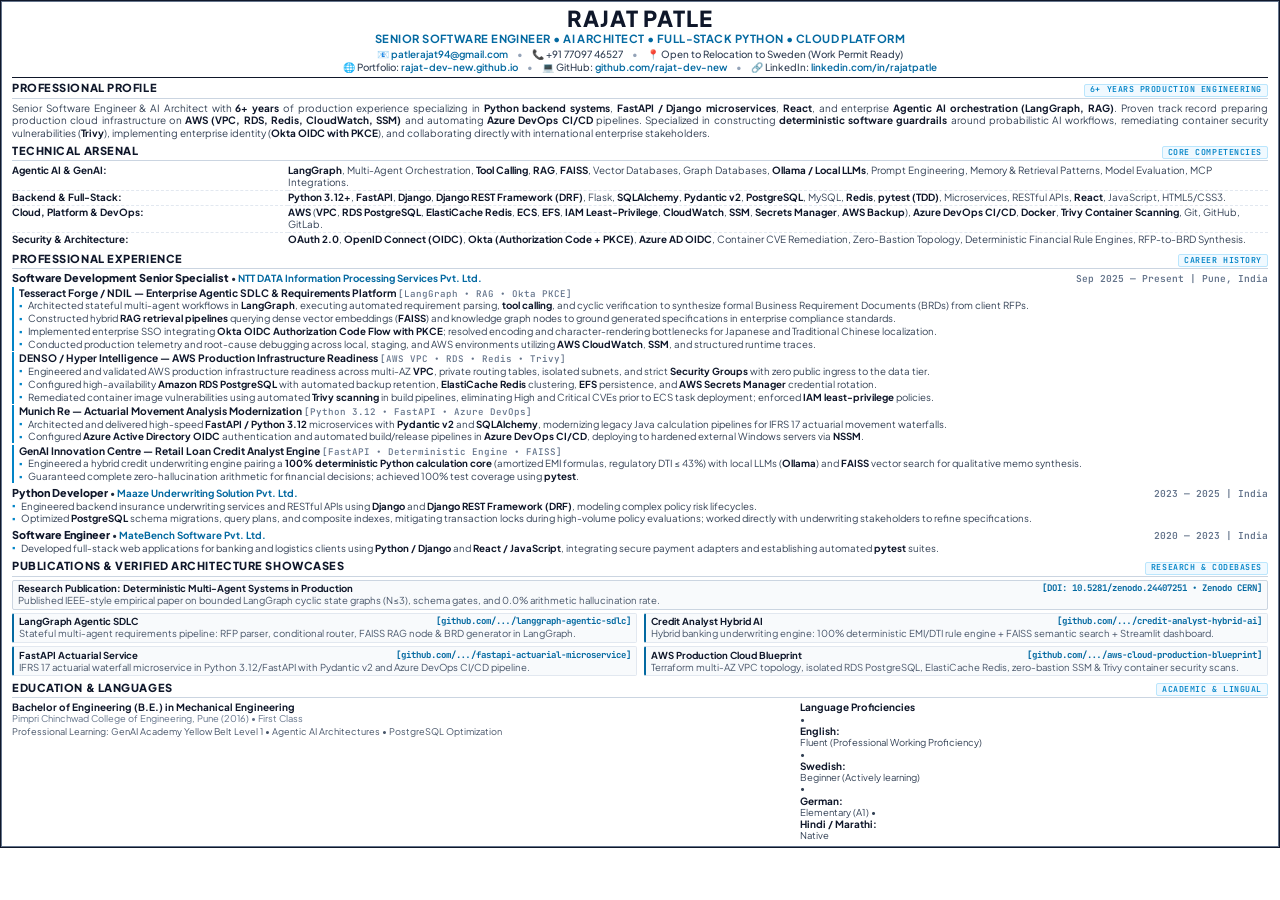
<file: resume.html>
<!DOCTYPE html>
<html lang="en">
<head>
  <meta charset="UTF-8">
  <title>Rajat Patle — Senior Software Engineer & AI Architect (Resume)</title>
  <style>
    @import url('https://fonts.googleapis.com/css2?family=Plus+Jakarta+Sans:ital,wght@0,300;0,400;0,500;0,600;0,700;0,800;1,400&family=JetBrains+Mono:wght@400;500;600&display=swap');

    @page {
      size: A4 portrait;
      margin: 4mm 6mm 4mm 6mm;
    }

    * {
      box-sizing: border-box;
      margin: 0;
      padding: 0;
    }

    body {
      font-family: 'Plus Jakarta Sans', -apple-system, BlinkMacSystemFont, 'Segoe UI', Roboto, Helvetica, Arial, sans-serif;
      font-size: 7.35pt;
      line-height: 1.2;
      color: #1e293b;
      background-color: #ffffff;
      -webkit-font-smoothing: antialiased;
      -webkit-print-color-adjust: exact;
      print-color-adjust: exact;
    }

    /* Classic Executive Framed Container */
    .resume-wrapper {
      width: 100%;
      border: 1.5px solid #0f172a;
      outline: 0.5px solid #64748b;
      outline-offset: -2.5px;
      padding: 6px 11px;
      background: #ffffff;
    }

    /* Header Section */
    .header {
      text-align: center;
      border-bottom: 1.2px solid #0f172a;
      padding-bottom: 3px;
      margin-bottom: 3.5px;
    }

    .candidate-name {
      font-size: 16.5pt;
      font-weight: 800;
      letter-spacing: 0.04em;
      color: #0f172a;
      text-transform: uppercase;
      line-height: 1.05;
      margin-bottom: 2px;
    }

    .target-title {
      font-size: 8.4pt;
      font-weight: 700;
      color: #0369a1;
      letter-spacing: 0.04em;
      text-transform: uppercase;
      margin-bottom: 3px;
    }

    .contact-line {
      display: flex;
      justify-content: center;
      align-items: center;
      flex-wrap: wrap;
      gap: 9px;
      font-size: 7.4pt;
      color: #334155;
      font-weight: 500;
    }

    .contact-line a {
      color: #0369a1;
      text-decoration: none;
      font-weight: 600;
    }

    .separator {
      color: #94a3b8;
    }

    /* Section Structure */
    .section {
      margin-bottom: 4.5px;
    }

    .section:last-child {
      margin-bottom: 0;
    }

    .section-title {
      font-size: 8.3pt;
      font-weight: 800;
      text-transform: uppercase;
      letter-spacing: 0.05em;
      color: #0f172a;
      border-bottom: 1px solid #cbd5e1;
      padding-bottom: 1px;
      margin-bottom: 3px;
      display: flex;
      justify-content: space-between;
      align-items: baseline;
    }

    .section-title-tag {
      font-family: 'JetBrains Mono', monospace;
      font-size: 6.2pt;
      font-weight: 600;
      color: #0284c7;
      background: #f0f9ff;
      border: 1px solid #bae6fd;
      padding: 0.5px 5px;
      border-radius: 2px;
    }

    /* Summary */
    .summary-text {
      font-size: 7.5pt;
      color: #334155;
      text-align: justify;
      line-height: 1.25;
    }

    /* Skills Grid */
    .skills-table {
      width: 100%;
      border-collapse: collapse;
      font-size: 7.4pt;
    }

    .skills-table tr {
      border-bottom: 1px dashed #e2e8f0;
    }

    .skills-table tr:last-child {
      border-bottom: none;
    }

    .skills-table td {
      padding: 1.2px 0;
      vertical-align: top;
    }

    .skill-cat {
      width: 22%;
      font-weight: 700;
      color: #0f172a;
    }

    .skill-list {
      width: 78%;
      color: #334155;
    }

    /* Experience Entries */
    .job-entry {
      margin-bottom: 3.5px;
    }

    .job-entry:last-child {
      margin-bottom: 0;
    }

    .job-header {
      display: flex;
      justify-content: space-between;
      align-items: baseline;
      margin-bottom: 1px;
    }

    .job-role {
      font-weight: 800;
      color: #0f172a;
      font-size: 8.1pt;
    }

    .job-company {
      font-weight: 700;
      color: #0369a1;
    }

    .job-meta {
      font-size: 7.2pt;
      font-weight: 600;
      color: #64748b;
      font-family: 'JetBrains Mono', monospace;
      white-space: nowrap;
    }

    .sub-project {
      margin-top: 1.5px;
      margin-bottom: 1.5px;
      padding-left: 5px;
      border-left: 2px solid #0284c7;
    }

    .sub-project-title {
      font-weight: 700;
      color: #0f172a;
      font-size: 7.7pt;
      margin-bottom: 0.5px;
    }

    .sub-project-title span {
      font-weight: 500;
      color: #64748b;
      font-size: 6.9pt;
      font-family: 'JetBrains Mono', monospace;
    }

    ul.bullet-list {
      list-style-type: none;
      padding-left: 0;
    }

    ul.bullet-list li {
      position: relative;
      padding-left: 9px;
      margin-bottom: 1px;
      font-size: 7.3pt;
      color: #334155;
      line-height: 1.22;
      text-align: justify;
    }

    ul.bullet-list li::before {
      content: "▪";
      position: absolute;
      left: 0;
      color: #0284c7;
      font-size: 7pt;
      top: -0.5px;
    }

    /* Keyword Highlighting */
    strong, b {
      font-weight: 700;
      color: #0f172a;
    }

    /* Open Source / Projects Showcase */
    .showcase-grid {
      display: grid;
      grid-template-columns: 1fr 1fr;
      gap: 3px 7px;
      font-size: 7.2pt;
    }

    .showcase-item {
      background: #f8fafc;
      border: 1px solid #e2e8f0;
      border-left: 2px solid #0369a1;
      padding: 2.5px 5px;
      border-radius: 2px;
    }

    .showcase-name {
      font-weight: 700;
      color: #0f172a;
      display: flex;
      justify-content: space-between;
      margin-bottom: 0.5px;
    }

    .showcase-name a {
      color: #0369a1;
      text-decoration: none;
      font-family: 'JetBrains Mono', monospace;
      font-size: 6.8pt;
    }

    .showcase-desc {
      color: #475569;
      line-height: 1.18;
    }

    /* Education & Languages Grid */
    .edu-grid {
      display: grid;
      grid-template-columns: 1.25fr 0.75fr;
      gap: 8px;
      font-size: 7.3pt;
    }

    .edu-item strong {
      display: block;
      color: #0f172a;
      font-size: 7.5pt;
    }

    .edu-item span {
      color: #64748b;
      font-size: 7.0pt;
    }
  </style>
</head>
<body>
  <div class="resume-wrapper">
    <!-- Header -->
    <header class="header">
      <h1 class="candidate-name">Rajat Patle</h1>
      <div class="target-title">Senior Software Engineer &bull; AI Architect &bull; Full-Stack Python &bull; Cloud Platform</div>
      <div class="contact-line">
        <span>📧 <a href="mailto:patlerajat94@gmail.com">patlerajat94@gmail.com</a></span>
        <span class="separator">&bull;</span>
        <span>📞 +91 77097 46527</span>
        <span class="separator">&bull;</span>
        <span>📍 Open to Relocation to Sweden (Work Permit Ready)</span>
      </div>
      <div class="contact-line" style="margin-top: 1.5px;">
        <span>🌐 Portfolio: <a href="https://rajat-dev-new.github.io" target="_blank">rajat-dev-new.github.io</a></span>
        <span class="separator">&bull;</span>
        <span>💻 GitHub: <a href="https://github.com/rajat-dev-new" target="_blank">github.com/rajat-dev-new</a></span>
        <span class="separator">&bull;</span>
        <span>🔗 LinkedIn: <a href="https://linkedin.com/in/rajatpatle" target="_blank">linkedin.com/in/rajatpatle</a></span>
      </div>
    </header>

    <!-- Professional Profile -->
    <section class="section">
      <div class="section-title">
        <span>Professional Profile</span>
        <span class="section-title-tag">6+ Years Production Engineering</span>
      </div>
      <p class="summary-text">
        Senior Software Engineer &amp; AI Architect with <strong>6+ years</strong> of production experience specializing in <strong>Python backend systems</strong>, <strong>FastAPI / Django microservices</strong>, <strong>React</strong>, and enterprise <strong>Agentic AI orchestration (LangGraph, RAG)</strong>. Proven track record preparing production cloud infrastructure on <strong>AWS (VPC, RDS, Redis, CloudWatch, SSM)</strong> and automating <strong>Azure DevOps CI/CD</strong> pipelines. Specialized in constructing <strong>deterministic software guardrails</strong> around probabilistic AI workflows, remediating container security vulnerabilities (<strong>Trivy</strong>), implementing enterprise identity (<strong>Okta OIDC with PKCE</strong>), and collaborating directly with international enterprise stakeholders.
      </p>
    </section>

    <!-- Core Technical Competencies -->
    <section class="section">
      <div class="section-title">
        <span>Technical Arsenal</span>
        <span class="section-title-tag">Core Competencies</span>
      </div>
      <table class="skills-table">
        <tr>
          <td class="skill-cat">Agentic AI &amp; GenAI:</td>
          <td class="skill-list">
            <strong>LangGraph</strong>, Multi-Agent Orchestration, <strong>Tool Calling</strong>, <strong>RAG</strong>, <strong>FAISS</strong>, Vector Databases, Graph Databases, <strong>Ollama / Local LLMs</strong>, Prompt Engineering, Memory &amp; Retrieval Patterns, Model Evaluation, MCP Integrations.
          </td>
        </tr>
        <tr>
          <td class="skill-cat">Backend &amp; Full-Stack:</td>
          <td class="skill-list">
            <strong>Python 3.12+</strong>, <strong>FastAPI</strong>, <strong>Django</strong>, <strong>Django REST Framework (DRF)</strong>, Flask, <strong>SQLAlchemy</strong>, <strong>Pydantic v2</strong>, <strong>PostgreSQL</strong>, MySQL, <strong>Redis</strong>, <strong>pytest (TDD)</strong>, Microservices, RESTful APIs, <strong>React</strong>, JavaScript, HTML5/CSS3.
          </td>
        </tr>
        <tr>
          <td class="skill-cat">Cloud, Platform &amp; DevOps:</td>
          <td class="skill-list">
            <strong>AWS</strong> (<strong>VPC</strong>, <strong>RDS PostgreSQL</strong>, <strong>ElastiCache Redis</strong>, <strong>ECS</strong>, <strong>EFS</strong>, <strong>IAM Least-Privilege</strong>, <strong>CloudWatch</strong>, <strong>SSM</strong>, <strong>Secrets Manager</strong>, <strong>AWS Backup</strong>), <strong>Azure DevOps CI/CD</strong>, <strong>Docker</strong>, <strong>Trivy Container Scanning</strong>, Git, GitHub, GitLab.
          </td>
        </tr>
        <tr>
          <td class="skill-cat">Security &amp; Architecture:</td>
          <td class="skill-list">
            <strong>OAuth 2.0</strong>, <strong>OpenID Connect (OIDC)</strong>, <strong>Okta (Authorization Code + PKCE)</strong>, <strong>Azure AD OIDC</strong>, Container CVE Remediation, Zero-Bastion Topology, Deterministic Financial Rule Engines, RFP-to-BRD Synthesis.
          </td>
        </tr>
      </table>
    </section>

    <!-- Professional Experience -->
    <section class="section">
      <div class="section-title">
        <span>Professional Experience</span>
        <span class="section-title-tag">Career History</span>
      </div>

      <!-- NTT DATA -->
      <div class="job-entry">
        <div class="job-header">
          <div>
            <span class="job-role">Software Development Senior Specialist</span> &bull; 
            <span class="job-company">NTT DATA Information Processing Services Pvt. Ltd.</span>
          </div>
          <div class="job-meta">Sep 2025 &mdash; Present | Pune, India</div>
        </div>

        <!-- Tesseract Forge -->
        <div class="sub-project">
          <div class="sub-project-title">Tesseract Forge / NDIL &mdash; Enterprise Agentic SDLC &amp; Requirements Platform <span>[LangGraph &bull; RAG &bull; Okta PKCE]</span></div>
          <ul class="bullet-list">
            <li>Architected stateful multi-agent workflows in <strong>LangGraph</strong>, executing automated requirement parsing, <strong>tool calling</strong>, and cyclic verification to synthesize formal Business Requirement Documents (BRDs) from client RFPs.</li>
            <li>Constructed hybrid <strong>RAG retrieval pipelines</strong> querying dense vector embeddings (<strong>FAISS</strong>) and knowledge graph nodes to ground generated specifications in enterprise compliance standards.</li>
            <li>Implemented enterprise SSO integrating <strong>Okta OIDC Authorization Code Flow with PKCE</strong>; resolved encoding and character-rendering bottlenecks for Japanese and Traditional Chinese localization.</li>
            <li>Conducted production telemetry and root-cause debugging across local, staging, and AWS environments utilizing <strong>AWS CloudWatch</strong>, <strong>SSM</strong>, and structured runtime traces.</li>
          </ul>
        </div>

        <!-- DENSO -->
        <div class="sub-project">
          <div class="sub-project-title">DENSO / Hyper Intelligence &mdash; AWS Production Infrastructure Readiness <span>[AWS VPC &bull; RDS &bull; Redis &bull; Trivy]</span></div>
          <ul class="bullet-list">
            <li>Engineered and validated AWS production infrastructure readiness across multi-AZ <strong>VPC</strong>, private routing tables, isolated subnets, and strict <strong>Security Groups</strong> with zero public ingress to the data tier.</li>
            <li>Configured high-availability <strong>Amazon RDS PostgreSQL</strong> with automated backup retention, <strong>ElastiCache Redis</strong> clustering, <strong>EFS</strong> persistence, and <strong>AWS Secrets Manager</strong> credential rotation.</li>
            <li>Remediated container image vulnerabilities using automated <strong>Trivy scanning</strong> in build pipelines, eliminating High and Critical CVEs prior to ECS task deployment; enforced <strong>IAM least-privilege</strong> policies.</li>
          </ul>
        </div>

        <!-- Munich Re -->
        <div class="sub-project">
          <div class="sub-project-title">Munich Re &mdash; Actuarial Movement Analysis Modernization <span>[Python 3.12 &bull; FastAPI &bull; Azure DevOps]</span></div>
          <ul class="bullet-list">
            <li>Architected and delivered high-speed <strong>FastAPI / Python 3.12</strong> microservices with <strong>Pydantic v2</strong> and <strong>SQLAlchemy</strong>, modernizing legacy Java calculation pipelines for IFRS 17 actuarial movement waterfalls.</li>
            <li>Configured <strong>Azure Active Directory OIDC</strong> authentication and automated build/release pipelines in <strong>Azure DevOps CI/CD</strong>, deploying to hardened external Windows servers via <strong>NSSM</strong>.</li>
          </ul>
        </div>

        <!-- GenAI Innovation Centre -->
        <div class="sub-project">
          <div class="sub-project-title">GenAI Innovation Centre &mdash; Retail Loan Credit Analyst Engine <span>[FastAPI &bull; Deterministic Engine &bull; FAISS]</span></div>
          <ul class="bullet-list">
            <li>Engineered a hybrid credit underwriting engine pairing a <strong>100% deterministic Python calculation core</strong> (amortized EMI formulas, regulatory DTI &le; 43%) with local LLMs (<strong>Ollama</strong>) and <strong>FAISS</strong> vector search for qualitative memo synthesis.</li>
            <li>Guaranteed complete zero-hallucination arithmetic for financial decisions; achieved 100% test coverage using <strong>pytest</strong>.</li>
          </ul>
        </div>
      </div>

      <!-- Maaze Underwriting -->
      <div class="job-entry" style="margin-top: 3px;">
        <div class="job-header">
          <div>
            <span class="job-role">Python Developer</span> &bull; 
            <span class="job-company">Maaze Underwriting Solution Pvt. Ltd.</span>
          </div>
          <div class="job-meta">2023 &mdash; 2025 | India</div>
        </div>
        <ul class="bullet-list">
          <li>Engineered backend insurance underwriting services and RESTful APIs using <strong>Django</strong> and <strong>Django REST Framework (DRF)</strong>, modeling complex policy risk lifecycles.</li>
          <li>Optimized <strong>PostgreSQL</strong> schema migrations, query plans, and composite indexes, mitigating transaction locks during high-volume policy evaluations; worked directly with underwriting stakeholders to refine specifications.</li>
        </ul>
      </div>

      <!-- MateBench Software -->
      <div class="job-entry" style="margin-top: 3px;">
        <div class="job-header">
          <div>
            <span class="job-role">Software Engineer</span> &bull; 
            <span class="job-company">MateBench Software Pvt. Ltd.</span>
          </div>
          <div class="job-meta">2020 &mdash; 2023 | India</div>
        </div>
        <ul class="bullet-list">
          <li>Developed full-stack web applications for banking and logistics clients using <strong>Python / Django</strong> and <strong>React / JavaScript</strong>, integrating secure payment adapters and establishing automated <strong>pytest</strong> suites.</li>
        </ul>
      </div>
    </section>

    <!-- Key Open-Source Showcases on GitHub -->
    <section class="section">
      <div class="section-title">
        <span>Publications &amp; Verified Architecture Showcases</span>
        <span class="section-title-tag">Research &amp; Codebases</span>
      </div>
      <div class="showcase-grid">
        <div class="showcase-item" style="grid-column: 1 / -1; background: #f8fafc; border: 1px solid #cbd5e1; padding: 2.5px 5px;">
          <div class="showcase-name">
            <span style="color: #0f172a; font-weight:700;">Research Publication: Deterministic Multi-Agent Systems in Production</span>
            <a href="https://doi.org/10.5281/zenodo.24407251" target="_blank">[DOI: 10.5281/zenodo.24407251 &bull; Zenodo CERN]</a>
          </div>
          <div class="showcase-desc">Published IEEE-style empirical paper on bounded LangGraph cyclic state graphs (N&le;3), schema gates, and 0.0% arithmetic hallucination rate.</div>
        </div>
        <div class="showcase-item">
          <div class="showcase-name">
            <span>LangGraph Agentic SDLC</span>
            <a href="https://github.com/rajat-dev-new/langgraph-agentic-sdlc" target="_blank">[github.com/.../langgraph-agentic-sdlc]</a>
          </div>
          <div class="showcase-desc">Stateful multi-agent requirements pipeline: RFP parser, conditional router, FAISS RAG node &amp; BRD generator in LangGraph.</div>
        </div>
        <div class="showcase-item">
          <div class="showcase-name">
            <span>Credit Analyst Hybrid AI</span>
            <a href="https://github.com/rajat-dev-new/credit-analyst-hybrid-ai" target="_blank">[github.com/.../credit-analyst-hybrid-ai]</a>
          </div>
          <div class="showcase-desc">Hybrid banking underwriting engine: 100% deterministic EMI/DTI rule engine + FAISS semantic search + Streamlit dashboard.</div>
        </div>
        <div class="showcase-item">
          <div class="showcase-name">
            <span>FastAPI Actuarial Service</span>
            <a href="https://github.com/rajat-dev-new/fastapi-actuarial-microservice" target="_blank">[github.com/.../fastapi-actuarial-microservice]</a>
          </div>
          <div class="showcase-desc">IFRS 17 actuarial waterfall microservice in Python 3.12/FastAPI with Pydantic v2 and Azure DevOps CI/CD pipeline.</div>
        </div>
        <div class="showcase-item">
          <div class="showcase-name">
            <span>AWS Production Cloud Blueprint</span>
            <a href="https://github.com/rajat-dev-new/aws-cloud-production-blueprint" target="_blank">[github.com/.../aws-cloud-production-blueprint]</a>
          </div>
          <div class="showcase-desc">Terraform multi-AZ VPC topology, isolated RDS PostgreSQL, ElastiCache Redis, zero-bastion SSM &amp; Trivy container security scans.</div>
        </div>
      </div>
    </section>

    <!-- Education & Languages -->
    <section class="section">
      <div class="section-title">
        <span>Education &amp; Languages</span>
        <span class="section-title-tag">Academic &amp; Lingual</span>
      </div>
      <div class="edu-grid">
        <div class="edu-item">
          <strong>Bachelor of Engineering (B.E.) in Mechanical Engineering</strong>
          <span>Pimpri Chinchwad College of Engineering, Pune (2016) &bull; First Class</span>
          <div style="font-size: 6.9pt; color: #475569; margin-top: 0.5px;">
            Professional Learning: GenAI Academy Yellow Belt Level 1 &bull; Agentic AI Architectures &bull; PostgreSQL Optimization
          </div>
        </div>
        <div class="edu-item">
          <strong>Language Proficiencies</strong>
          <div style="font-size: 7.1pt; color: #334155; margin-top: 0.5px; line-height: 1.2;">
            &bull; <strong>English:</strong> Fluent (Professional Working Proficiency)<br>
            &bull; <strong>Swedish:</strong> Beginner (Actively learning)<br>
            &bull; <strong>German:</strong> Elementary (A1) &bull; <strong>Hindi / Marathi:</strong> Native
          </div>
        </div>
      </div>
    </section>
  </div>
</body>
</html>
</file>
<file: styles.css>
/* ==========================================================================
   Rajat Patle - Senior Architect & AI Engineer Portfolio
   Design System & Styling
   ========================================================================== */

:root {
  --bg-dark: #07090e;
  --bg-surface: #0d121c;
  --bg-card: #121826;
  --bg-card-hover: #182235;
  --bg-glass: rgba(18, 24, 38, 0.75);
  --border-subtle: rgba(255, 255, 255, 0.08);
  --border-accent: rgba(0, 242, 254, 0.3);
  --border-glow: rgba(0, 242, 254, 0.6);

  --text-main: #f1f5f9;
  --text-muted: #94a3b8;
  --text-dim: #64748b;

  --accent-cyan: #00f2fe;
  --accent-blue: #4facfe;
  --accent-purple: #a855f7;
  --accent-green: #10b981;
  --accent-yellow: #f59e0b;
  --accent-red: #ef4444;

  --font-sans: 'Plus Jakarta Sans', -apple-system, BlinkMacSystemFont, 'Segoe UI', Roboto, sans-serif;
  --font-mono: 'JetBrains Mono', 'Fira Code', monospace;

  --radius-sm: 6px;
  --radius-md: 12px;
  --radius-lg: 18px;
  --radius-xl: 24px;

  --shadow-card: 0 10px 30px -10px rgba(0, 0, 0, 0.5);
  --shadow-glow: 0 0 35px -5px rgba(0, 242, 254, 0.15);
  --transition: all 0.25s cubic-bezier(0.16, 1, 0.3, 1);
}

/* Base Resets */
*, *::before, *::after {
  box-sizing: border-box;
  margin: 0;
  padding: 0;
}

html {
  scroll-behavior: smooth;
  font-size: 16px;
  overflow-x: hidden;
  max-width: 100vw;
  width: 100%;
}

body {
  font-family: var(--font-sans);
  background-color: var(--bg-dark);
  color: var(--text-main);
  line-height: 1.6;
  overflow-x: hidden;
  max-width: 100vw;
  width: 100%;
  position: relative;
  background-image: 
    radial-gradient(circle at 15% 10%, rgba(0, 242, 254, 0.04) 0%, transparent 40%),
    radial-gradient(circle at 85% 60%, rgba(168, 85, 247, 0.04) 0%, transparent 40%),
    linear-gradient(rgba(255, 255, 255, 0.02) 1px, transparent 1px),
    linear-gradient(90deg, rgba(255, 255, 255, 0.02) 1px, transparent 1px);
  background-size: 100% 100%, 100% 100%, 48px 48px, 48px 48px;
}

a {
  color: inherit;
  text-decoration: none;
}

ul {
  list-style: none;
}

button {
  font-family: inherit;
  cursor: pointer;
  border: none;
  outline: none;
}

.container {
  max-width: 1240px;
  margin: 0 auto;
  padding: 0 24px;
}

/* Typography & Helpers */
.gradient-text {
  background: linear-gradient(135deg, var(--accent-cyan) 0%, var(--accent-blue) 50%, var(--accent-purple) 100%);
  -webkit-background-clip: text;
  -webkit-text-fill-color: transparent;
}

.text-cyan { color: var(--accent-cyan); }
.text-green { color: var(--accent-green); }
.text-yellow { color: var(--accent-yellow); }
.text-purple { color: var(--accent-purple); }
.text-muted { color: var(--text-muted); }
.text-center { text-align: center; }

/* Navbar */
.navbar {
  position: sticky;
  top: 0;
  z-index: 1000;
  background: rgba(7, 9, 14, 0.88);
  backdrop-filter: blur(16px);
  border-bottom: 1px solid var(--border-subtle);
  transition: var(--transition);
}

.nav-container {
  display: flex;
  align-items: center;
  justify-content: space-between;
  height: 72px;
}

.brand-logo {
  font-family: var(--font-mono);
  font-weight: 700;
  font-size: 1.15rem;
  display: flex;
  align-items: center;
  gap: 2px;
}

.brand-bracket {
  color: var(--accent-cyan);
}

.brand-name {
  color: #ffffff;
}

.brand-tag {
  color: var(--text-muted);
  font-size: 0.82rem;
  margin-left: 2px;
}

.nav-links {
  display: flex;
  align-items: center;
  gap: 16px;
}

.nav-link {
  font-size: 0.88rem;
  color: var(--text-muted);
  font-weight: 500;
  transition: var(--transition);
  padding: 6px 4px;
  white-space: nowrap;
}

.nav-link:hover {
  color: var(--accent-cyan);
}

.nav-btn-primary {
  background: rgba(0, 242, 254, 0.1);
  color: var(--accent-cyan) !important;
  border: 1px solid var(--border-accent);
  padding: 8px 16px !important;
  border-radius: var(--radius-sm);
  font-weight: 600;
}

.nav-btn-primary:hover {
  background: var(--accent-cyan);
  color: #07090e !important;
  box-shadow: 0 0 20px rgba(0, 242, 254, 0.4);
}

.mobile-toggle {
  display: none;
  background: transparent;
  flex-direction: column;
  gap: 5px;
}

.mobile-toggle .bar {
  width: 24px;
  height: 2px;
  background: var(--text-main);
  transition: var(--transition);
}

/* Hero Section */
.hero-section {
  position: relative;
  padding: 80px 0 60px;
  overflow: hidden;
}

.hero-glow {
  position: absolute;
  width: 500px;
  height: 500px;
  border-radius: 50%;
  filter: blur(120px);
  pointer-events: none;
  z-index: 0;
}

.hero-glow-1 {
  top: -100px;
  left: -100px;
  background: rgba(0, 242, 254, 0.09);
}

.hero-glow-2 {
  top: 100px;
  right: -100px;
  background: rgba(168, 85, 247, 0.08);
}

.hero-container {
  display: grid;
  grid-template-columns: 1.15fr 0.85fr;
  gap: 48px;
  align-items: center;
  position: relative;
  z-index: 1;
}

.status-pill {
  display: inline-flex;
  align-items: center;
  gap: 8px;
  background: rgba(255, 255, 255, 0.05);
  border: 1px solid var(--border-subtle);
  padding: 6px 14px;
  border-radius: 999px;
  font-size: 0.84rem;
  color: var(--text-muted);
  margin-bottom: 24px;
}

.status-pill-success {
  background: rgba(16, 185, 129, 0.12);
  border-color: rgba(16, 185, 129, 0.3);
  color: #a7f3d0;
}

.status-indicator {
  width: 8px;
  height: 8px;
  border-radius: 50%;
  background-color: var(--accent-green);
  box-shadow: 0 0 8px var(--accent-green);
}

.hero-title {
  font-size: 3.2rem;
  font-weight: 800;
  line-height: 1.15;
  letter-spacing: -0.03em;
  margin-bottom: 20px;
}

.hero-subtext {
  font-size: 1.12rem;
  color: var(--text-muted);
  line-height: 1.68;
  margin-bottom: 36px;
  max-width: 620px;
}

.hero-actions {
  display: flex;
  align-items: center;
  gap: 16px;
  margin-bottom: 48px;
  flex-wrap: wrap;
}

.btn {
  display: inline-flex;
  align-items: center;
  gap: 10px;
  padding: 13px 24px;
  border-radius: var(--radius-sm);
  font-weight: 600;
  font-size: 0.95rem;
  transition: var(--transition);
  text-decoration: none;
}

.btn-primary {
  background: linear-gradient(135deg, var(--accent-cyan) 0%, var(--accent-blue) 100%);
  color: #07090e;
  box-shadow: 0 4px 20px rgba(0, 242, 254, 0.25);
}

.btn-primary:hover {
  transform: translateY(-2px);
  box-shadow: 0 6px 25px rgba(0, 242, 254, 0.45);
}

.btn-secondary {
  background: var(--bg-card);
  color: var(--text-main);
  border: 1px solid var(--border-subtle);
}

.btn-secondary:hover {
  background: var(--bg-card-hover);
  border-color: var(--border-accent);
  transform: translateY(-2px);
}

.btn-outline {
  border: 1px solid var(--border-subtle);
  color: var(--text-muted);
}

.btn-outline:hover {
  color: var(--text-main);
  border-color: var(--text-muted);
}

.btn-block {
  width: 100%;
  justify-content: center;
}

.icon {
  width: 18px;
  height: 18px;
}

/* Hero Specs Grid */
.hero-specs-grid {
  display: grid;
  grid-template-columns: repeat(4, 1fr);
  gap: 16px;
  padding-top: 24px;
  border-top: 1px solid var(--border-subtle);
}

.spec-card {
  display: flex;
  flex-direction: column;
}

.spec-value {
  font-family: var(--font-mono);
  font-size: 1.35rem;
  font-weight: 700;
  color: var(--accent-cyan);
}

.spec-label {
  font-size: 0.78rem;
  color: var(--text-dim);
  text-transform: uppercase;
  letter-spacing: 0.04em;
  margin-top: 4px;
}

/* Hero Telemetry Card */
.telemetry-card {
  background: var(--bg-card);
  border: 1px solid var(--border-subtle);
  border-radius: var(--radius-lg);
  overflow: hidden;
  box-shadow: var(--shadow-card), var(--shadow-glow);
}

.telemetry-header {
  background: #090e17;
  padding: 12px 18px;
  display: flex;
  align-items: center;
  justify-content: space-between;
  border-bottom: 1px solid var(--border-subtle);
}

.terminal-dots {
  display: flex;
  gap: 6px;
}

.dot {
  width: 11px;
  height: 11px;
  border-radius: 50%;
}

.dot.red { background-color: #ef4444; }
.dot.yellow { background-color: #f59e0b; }
.dot.green { background-color: #10b981; }

.telemetry-title {
  font-family: var(--font-mono);
  font-size: 0.8rem;
  color: var(--text-muted);
}

.telemetry-status {
  font-family: var(--font-mono);
  font-size: 0.7rem;
  background: rgba(16, 185, 129, 0.15);
  color: var(--accent-green);
  padding: 2px 8px;
  border-radius: 4px;
  font-weight: 600;
}

.telemetry-body {
  padding: 20px;
  font-family: var(--font-mono);
  font-size: 0.84rem;
}

.telemetry-row {
  display: flex;
  justify-content: space-between;
  padding: 8px 0;
  border-bottom: 1px solid rgba(255, 255, 255, 0.04);
}

.tele-key {
  color: var(--text-dim);
  font-size: 0.76rem;
}

.tele-val {
  color: var(--text-main);
  text-align: right;
  font-size: 0.8rem;
}

.telemetry-progress-block {
  margin-top: 16px;
  padding-top: 12px;
}

.tele-progress-label {
  display: flex;
  justify-content: space-between;
  font-size: 0.76rem;
  color: var(--text-muted);
  margin-bottom: 6px;
}

.tele-progress-bar {
  width: 100%;
  height: 6px;
  background: rgba(255, 255, 255, 0.06);
  border-radius: 999px;
  overflow: hidden;
}

.tele-progress-fill {
  height: 100%;
  background: linear-gradient(90deg, var(--accent-cyan), var(--accent-green));
}

.telemetry-code-snippet {
  margin-top: 16px;
  background: #080c14;
  border: 1px solid var(--border-subtle);
  border-radius: var(--radius-sm);
  padding: 10px 14px;
  color: var(--accent-cyan);
  font-size: 0.76rem;
  overflow-x: auto;
}

/* Common Section Headers */
.section {
  padding: 100px 0;
  position: relative;
}

.section-header {
  margin-bottom: 56px;
}

.section-tag {
  font-family: var(--font-mono);
  font-size: 0.82rem;
  text-transform: uppercase;
  color: var(--accent-cyan);
  background: rgba(0, 242, 254, 0.08);
  border: 1px solid var(--border-accent);
  padding: 4px 12px;
  border-radius: 999px;
  display: inline-block;
  margin-bottom: 14px;
  letter-spacing: 0.05em;
}

.section-title {
  font-size: 2.4rem;
  font-weight: 800;
  letter-spacing: -0.02em;
  margin-bottom: 16px;
}

.section-desc {
  font-size: 1.05rem;
  color: var(--text-muted);
  max-width: 680px;
  line-height: 1.6;
}

.text-center .section-desc {
  margin-left: auto;
  margin-right: auto;
}

/* ==========================================================================
   Architecture Blueprint Canvas (Interactive Lab)
   ========================================================================== */
.arch-tabs {
  display: flex;
  gap: 12px;
  justify-content: center;
  margin-bottom: 28px;
  flex-wrap: wrap;
}

.arch-tab-btn {
  background: var(--bg-card);
  border: 1px solid var(--border-subtle);
  color: var(--text-muted);
  padding: 12px 20px;
  border-radius: var(--radius-md);
  display: flex;
  align-items: center;
  gap: 10px;
  font-size: 0.92rem;
  font-weight: 600;
  transition: var(--transition);
}

.arch-tab-btn .tab-num {
  font-family: var(--font-mono);
  font-size: 0.78rem;
  color: var(--accent-cyan);
  background: rgba(0, 242, 254, 0.1);
  padding: 2px 6px;
  border-radius: 4px;
}

.arch-tab-btn:hover {
  background: var(--bg-card-hover);
  color: var(--text-main);
  border-color: var(--border-accent);
}

.arch-tab-btn.active {
  background: var(--bg-card-hover);
  border-color: var(--accent-cyan);
  color: var(--accent-cyan);
  box-shadow: 0 0 20px rgba(0, 242, 254, 0.15);
}

.arch-canvas-card {
  background: var(--bg-card);
  border: 1px solid var(--border-subtle);
  border-radius: var(--radius-xl);
  overflow: hidden;
  box-shadow: var(--shadow-card);
}

.arch-canvas-header {
  background: #090e17;
  padding: 16px 24px;
  display: flex;
  justify-content: space-between;
  align-items: center;
  border-bottom: 1px solid var(--border-subtle);
  flex-wrap: wrap;
  gap: 12px;
}

.arch-info-label {
  font-family: var(--font-mono);
  font-weight: 600;
  color: #ffffff;
  font-size: 0.95rem;
}

.arch-hint {
  font-size: 0.8rem;
  color: var(--text-dim);
  font-family: var(--font-mono);
}

.arch-flow-wrapper {
  padding: 40px 24px;
  min-height: 280px;
  display: flex;
  align-items: center;
  justify-content: center;
  gap: 20px;
  overflow-x: auto;
  position: relative;
  background: 
    radial-gradient(circle at center, rgba(0, 242, 254, 0.03) 0%, transparent 70%),
    repeating-linear-gradient(0deg, rgba(255, 255, 255, 0.015) 0px, transparent 1px, transparent 32px),
    repeating-linear-gradient(90deg, rgba(255, 255, 255, 0.015) 0px, transparent 1px, transparent 32px);
}

/* Diagram Nodes */
.arch-node {
  background: #0f1624;
  border: 1px solid var(--border-subtle);
  border-radius: var(--radius-md);
  padding: 18px 20px;
  min-width: 190px;
  max-width: 210px;
  cursor: pointer;
  transition: var(--transition);
  position: relative;
  box-shadow: 0 4px 15px rgba(0, 0, 0, 0.3);
}

.arch-node:hover {
  transform: translateY(-4px);
  border-color: var(--accent-cyan);
  box-shadow: 0 8px 25px rgba(0, 242, 254, 0.2);
}

.arch-node.active-node {
  border-color: var(--accent-cyan);
  box-shadow: 0 0 25px rgba(0, 242, 254, 0.4);
  background: #141f33;
}

.node-category {
  font-family: var(--font-mono);
  font-size: 0.7rem;
  color: var(--accent-cyan);
  text-transform: uppercase;
  margin-bottom: 6px;
}

.node-title {
  font-weight: 700;
  font-size: 0.95rem;
  color: #ffffff;
  margin-bottom: 6px;
}

.node-sub {
  font-size: 0.78rem;
  color: var(--text-muted);
}

.flow-connector {
  display: flex;
  align-items: center;
  justify-content: center;
  color: var(--accent-cyan);
  font-family: var(--font-mono);
  font-size: 1.2rem;
  opacity: 0.6;
}

/* Node Inspector Panel */
.arch-inspector {
  background: #090e17;
  border-top: 1px solid var(--border-subtle);
  padding: 24px 28px;
  transition: var(--transition);
}

.inspector-badge {
  display: inline-block;
  font-family: var(--font-mono);
  font-size: 0.74rem;
  color: var(--accent-cyan);
  background: rgba(0, 242, 254, 0.1);
  padding: 2px 8px;
  border-radius: 4px;
  margin-bottom: 8px;
}

.inspector-title {
  font-size: 1.3rem;
  font-weight: 700;
  color: #ffffff;
  margin-bottom: 8px;
}

.inspector-desc {
  font-size: 0.92rem;
  color: var(--text-muted);
  line-height: 1.6;
  margin-bottom: 16px;
}

.inspector-tech-tags {
  display: flex;
  gap: 8px;
  flex-wrap: wrap;
}

.insp-tag {
  font-family: var(--font-mono);
  font-size: 0.78rem;
  background: rgba(255, 255, 255, 0.05);
  border: 1px solid var(--border-subtle);
  color: #cbd5e1;
  padding: 3px 10px;
  border-radius: var(--radius-sm);
}

/* ==========================================================================
   Career Journey (Timeline)
   ========================================================================== */
.timeline-wrapper {
  position: relative;
  max-width: 940px;
  margin: 0 auto;
}

.timeline-wrapper::before {
  content: '';
  position: absolute;
  top: 10px;
  bottom: 10px;
  left: 20px;
  width: 2px;
  background: linear-gradient(180deg, var(--accent-cyan) 0%, var(--accent-purple) 60%, rgba(255, 255, 255, 0.1) 100%);
}

.timeline-item {
  position: relative;
  padding-left: 60px;
  margin-bottom: 56px;
}

.timeline-item:last-child {
  margin-bottom: 0;
}

.timeline-dot {
  position: absolute;
  left: 12px;
  top: 4px;
  width: 18px;
  height: 18px;
  border-radius: 50%;
  background: var(--bg-dark);
  border: 3px solid var(--accent-cyan);
  box-shadow: 0 0 12px var(--accent-cyan);
  z-index: 2;
}

.timeline-item.current .timeline-dot {
  background: var(--accent-green);
  border-color: #ffffff;
  box-shadow: 0 0 16px var(--accent-green);
}

.timeline-meta {
  display: flex;
  align-items: baseline;
  gap: 16px;
  flex-wrap: wrap;
  margin-bottom: 12px;
}

.timeline-date {
  font-family: var(--font-mono);
  font-size: 0.85rem;
  font-weight: 600;
  color: var(--accent-cyan);
}

.timeline-company {
  font-weight: 700;
  color: #ffffff;
  font-size: 1.05rem;
}

.timeline-location {
  font-size: 0.82rem;
  color: var(--text-dim);
}

.timeline-card {
  background: var(--bg-card);
  border: 1px solid var(--border-subtle);
  border-radius: var(--radius-lg);
  padding: 28px;
  position: relative;
  transition: var(--transition);
}

.timeline-card:hover {
  border-color: var(--border-accent);
  box-shadow: var(--shadow-card);
}

.card-badge {
  position: absolute;
  top: 20px;
  right: 20px;
  font-family: var(--font-mono);
  font-size: 0.72rem;
  padding: 3px 10px;
  border-radius: 999px;
  text-transform: uppercase;
}

.current-badge {
  background: rgba(16, 185, 129, 0.15);
  border: 1px solid rgba(16, 185, 129, 0.4);
  color: var(--accent-green);
}

.card-role {
  font-size: 1.35rem;
  font-weight: 700;
  color: #ffffff;
  margin-bottom: 10px;
}

.card-summary {
  color: var(--text-muted);
  font-size: 0.95rem;
  margin-bottom: 20px;
  line-height: 1.6;
}

.card-highlights {
  display: flex;
  flex-direction: column;
  gap: 12px;
  margin-bottom: 24px;
}

.highlight-item {
  font-size: 0.9rem;
  color: #cbd5e1;
  padding-left: 14px;
  border-left: 2px solid var(--border-accent);
}

.highlight-item strong {
  color: #ffffff;
}

.card-tech-pills {
  display: flex;
  gap: 8px;
  flex-wrap: wrap;
  padding-top: 16px;
  border-top: 1px solid var(--border-subtle);
}

.card-tech-pills span {
  font-family: var(--font-mono);
  font-size: 0.76rem;
  background: rgba(255, 255, 255, 0.04);
  border: 1px solid var(--border-subtle);
  color: var(--text-muted);
  padding: 2px 10px;
  border-radius: var(--radius-sm);
}

/* ==========================================================================
   Featured Case Studies (Projects Grid)
   ========================================================================== */
.projects-grid {
  display: grid;
  grid-template-columns: repeat(auto-fit, minmax(min(100%, 340px), 1fr));
  gap: 28px;
}

.project-card {
  background: var(--bg-card);
  border: 1px solid var(--border-subtle);
  border-radius: var(--radius-lg);
  padding: 32px;
  display: flex;
  flex-direction: column;
  justify-content: space-between;
  transition: var(--transition);
}

.project-card:hover {
  transform: translateY(-4px);
  border-color: var(--border-accent);
  box-shadow: var(--shadow-card), var(--shadow-glow);
}

.project-header {
  display: flex;
  align-items: center;
  justify-content: space-between;
  margin-bottom: 16px;
}

.project-badge {
  font-family: var(--font-mono);
  font-size: 0.74rem;
  text-transform: uppercase;
  color: var(--accent-cyan);
  background: rgba(0, 242, 254, 0.08);
  border: 1px solid var(--border-accent);
  padding: 3px 10px;
  border-radius: var(--radius-sm);
}

.project-sys-id {
  font-family: var(--font-mono);
  font-size: 0.75rem;
  color: var(--text-dim);
}

.project-title {
  font-size: 1.25rem;
  font-weight: 700;
  color: #ffffff;
  margin-bottom: 14px;
  line-height: 1.35;
}

.project-desc {
  font-size: 0.92rem;
  color: var(--text-muted);
  margin-bottom: 24px;
  line-height: 1.6;
}

.project-details-list {
  display: flex;
  flex-direction: column;
  gap: 12px;
  margin-bottom: 24px;
  background: #090e17;
  padding: 16px;
  border-radius: var(--radius-md);
  border: 1px solid var(--border-subtle);
}

.detail-item {
  display: flex;
  flex-direction: column;
  gap: 3px;
  font-size: 0.86rem;
  color: #e2e8f0;
}

.detail-tag {
  font-family: var(--font-mono);
  font-size: 0.7rem;
  text-transform: uppercase;
  color: var(--accent-cyan);
}

.project-footer {
  margin-top: auto;
  padding-top: 18px;
  border-top: 1px solid var(--border-subtle);
}

.tech-stack-tags {
  display: flex;
  gap: 8px;
  flex-wrap: wrap;
}

.tech-stack-tags span {
  font-family: var(--font-mono);
  font-size: 0.74rem;
  color: var(--text-muted);
  background: rgba(255, 255, 255, 0.04);
  padding: 2px 8px;
  border-radius: 4px;
}

/* ==========================================================================
   Skill Arsenal Matrix
   ========================================================================== */
.skills-grid {
  display: grid;
  grid-template-columns: repeat(auto-fit, minmax(270px, 1fr));
  gap: 24px;
}

.skill-category-card {
  background: var(--bg-card);
  border: 1px solid var(--border-subtle);
  border-radius: var(--radius-lg);
  padding: 30px 24px;
  transition: var(--transition);
}

.skill-category-card:hover {
  border-color: var(--border-accent);
  transform: translateY(-3px);
}

.cat-icon-wrap {
  width: 48px;
  height: 48px;
  border-radius: var(--radius-md);
  display: flex;
  align-items: center;
  justify-content: center;
  margin-bottom: 20px;
}

.cat-icon-wrap.ai-icon { background: rgba(0, 242, 254, 0.12); color: var(--accent-cyan); }
.cat-icon-wrap.backend-icon { background: rgba(16, 185, 129, 0.12); color: var(--accent-green); }
.cat-icon-wrap.cloud-icon { background: rgba(245, 158, 11, 0.12); color: var(--accent-yellow); }
.cat-icon-wrap.sec-icon { background: rgba(168, 85, 247, 0.12); color: var(--accent-purple); }

.cat-icon {
  width: 24px;
  height: 24px;
}

.cat-title {
  font-size: 1.15rem;
  font-weight: 700;
  color: #ffffff;
  margin-bottom: 6px;
}

.cat-desc {
  font-size: 0.85rem;
  color: var(--text-muted);
  margin-bottom: 20px;
  min-height: 40px;
}

.skill-tags {
  display: flex;
  flex-wrap: wrap;
  gap: 8px;
}

.skill-tag {
  font-family: var(--font-mono);
  font-size: 0.78rem;
  background: rgba(255, 255, 255, 0.04);
  border: 1px solid var(--border-subtle);
  color: var(--text-muted);
  padding: 4px 10px;
  border-radius: var(--radius-sm);
  transition: var(--transition);
}

.skill-tag.highlight {
  border-color: var(--border-accent);
  color: var(--accent-cyan);
  background: rgba(0, 242, 254, 0.06);
}

.skill-tag:hover {
  border-color: var(--accent-cyan);
  color: #ffffff;
}

/* ==========================================================================
   Principles Section (The Engineering Creed)
   ========================================================================== */
.principles-grid {
  display: grid;
  grid-template-columns: repeat(auto-fit, minmax(260px, 1fr));
  gap: 24px;
}

.principle-card {
  background: var(--bg-card);
  border: 1px solid var(--border-subtle);
  border-radius: var(--radius-lg);
  padding: 32px 24px;
  position: relative;
  transition: var(--transition);
}

.principle-card:hover {
  border-color: var(--border-accent);
  box-shadow: var(--shadow-card);
}

.p-num {
  font-family: var(--font-mono);
  font-size: 1.8rem;
  font-weight: 800;
  color: rgba(255, 255, 255, 0.12);
  margin-bottom: 16px;
}

.p-title {
  font-size: 1.12rem;
  font-weight: 700;
  color: #ffffff;
  margin-bottom: 12px;
}

.p-text {
  font-size: 0.9rem;
  color: var(--text-muted);
  line-height: 1.6;
}

/* ==========================================================================
   Interactive CLI Terminal
   ========================================================================== */
.interactive-terminal {
  max-width: 860px;
  margin: 0 auto;
  background: #080c14;
  border: 1px solid var(--border-subtle);
  border-radius: var(--radius-xl);
  overflow: hidden;
  box-shadow: 0 20px 40px -10px rgba(0, 0, 0, 0.7), 0 0 30px rgba(0, 242, 254, 0.1);
}

.terminal-bar {
  background: #0d121c;
  padding: 12px 18px;
  display: flex;
  align-items: center;
  justify-content: space-between;
  border-bottom: 1px solid var(--border-subtle);
}

.terminal-bar-title {
  font-family: var(--font-mono);
  font-size: 0.8rem;
  color: var(--text-muted);
}

.terminal-bar-actions {
  font-family: var(--font-mono);
  font-size: 0.7rem;
  color: var(--text-dim);
}

.terminal-screen {
  padding: 24px;
  font-family: var(--font-mono);
  font-size: 0.88rem;
  min-height: 340px;
  max-height: 480px;
  overflow-y: auto;
}

.terminal-line {
  margin-bottom: 8px;
  line-height: 1.5;
}

.terminal-quick-cmds {
  display: flex;
  gap: 8px;
  margin: 14px 0 20px;
  flex-wrap: wrap;
}

.cmd-chip {
  background: rgba(255, 255, 255, 0.05);
  border: 1px solid var(--border-subtle);
  color: var(--accent-cyan);
  padding: 3px 10px;
  border-radius: 4px;
  font-family: var(--font-mono);
  font-size: 0.78rem;
  transition: var(--transition);
}

.cmd-chip:hover {
  background: rgba(0, 242, 254, 0.15);
  border-color: var(--accent-cyan);
}

.terminal-input-row {
  display: flex;
  align-items: center;
  gap: 10px;
  margin-top: 12px;
}

.terminal-prompt {
  color: var(--accent-green);
  white-space: nowrap;
}

.terminal-input {
  background: transparent;
  border: none;
  outline: none;
  color: #ffffff;
  font-family: var(--font-mono);
  font-size: 0.88rem;
  width: 100%;
}

.code-pill {
  font-family: var(--font-mono);
  background: rgba(0, 242, 254, 0.1);
  color: var(--accent-cyan);
  padding: 2px 6px;
  border-radius: 4px;
  font-size: 0.85em;
}

/* Contact & Collaboration Section */
.contact-box {
  background: var(--bg-card);
  border: 1px solid var(--border-subtle);
  border-radius: var(--radius-xl);
  padding: 48px;
  box-shadow: var(--shadow-card);
}

.contact-grid {
  display: grid;
  grid-template-columns: 1.15fr 0.85fr;
  gap: 48px;
}

.contact-title {
  font-size: 2.2rem;
  font-weight: 800;
  margin: 16px 0;
  line-height: 1.2;
}

.contact-desc {
  font-size: 1rem;
  color: var(--text-muted);
  line-height: 1.6;
  margin-bottom: 28px;
}

.work-mode-details {
  display: flex;
  flex-direction: column;
  gap: 12px;
  margin-bottom: 32px;
}

.relo-item {
  display: flex;
  align-items: flex-start;
  gap: 12px;
  font-size: 0.92rem;
  color: #cbd5e1;
}

.relo-icon {
  color: var(--accent-green);
  font-weight: 800;
}

.contact-channels {
  display: flex;
  flex-direction: column;
  gap: 14px;
}

.channel-link {
  display: inline-flex;
  align-items: center;
  gap: 12px;
  color: var(--text-muted);
  font-size: 0.94rem;
  transition: var(--transition);
}

.channel-link:hover {
  color: var(--accent-cyan);
  transform: translateX(3px);
}

.channel-icon {
  width: 18px;
  height: 18px;
  color: var(--accent-cyan);
}

.direct-card {
  background: #090e17;
  border: 1px solid var(--border-subtle);
  border-radius: var(--radius-lg);
  padding: 32px;
  height: 100%;
  display: flex;
  flex-direction: column;
  justify-content: space-between;
}

.direct-card h3 {
  font-size: 1.25rem;
  font-weight: 700;
  color: #ffffff;
  margin-bottom: 8px;
}

.direct-card p {
  font-size: 0.88rem;
  color: var(--text-muted);
  margin-bottom: 24px;
}

.action-buttons-vertical {
  display: flex;
  flex-direction: column;
  gap: 12px;
  margin-bottom: 28px;
}

.notice-callout {
  background: rgba(16, 185, 129, 0.08);
  border: 1px solid rgba(16, 185, 129, 0.25);
  border-radius: var(--radius-md);
  padding: 16px;
}

.notice-title {
  font-weight: 700;
  font-size: 0.82rem;
  color: #a7f3d0;
  margin-bottom: 4px;
}

.notice-desc {
  font-size: 0.78rem;
  color: var(--text-muted);
  line-height: 1.45;
}

/* ==========================================================================
   Footer
   ========================================================================== */
.footer {
  padding: 32px 0;
  border-top: 1px solid var(--border-subtle);
  background: #06080d;
  font-size: 0.86rem;
  color: var(--text-dim);
}

.footer-container {
  display: flex;
  align-items: center;
  justify-content: space-between;
  flex-wrap: wrap;
  gap: 16px;
}

/* ==========================================================================
   Video Architecture Deep Dive Section (Unified Studio Card)
   ========================================================================== */
.video-section {
  position: relative;
  padding: 80px 0;
  background: linear-gradient(180deg, var(--bg-dark) 0%, rgba(13, 18, 28, 0.6) 50%, var(--bg-dark) 100%);
}

.video-studio-card {
  max-width: 1060px;
  margin: 36px auto 0 auto;
  background: var(--bg-card);
  border: 1px solid var(--border-subtle);
  border-radius: var(--radius-xl);
  overflow: hidden;
  box-shadow: var(--shadow-card), 0 0 45px -15px rgba(0, 242, 254, 0.12);
  transition: var(--transition);
}

.video-studio-card:hover {
  border-color: var(--border-accent);
}

.video-studio-header {
  background: #090e17;
  padding: 14px 22px;
  display: flex;
  align-items: center;
  justify-content: space-between;
  border-bottom: 1px solid var(--border-subtle);
  gap: 12px;
}

.video-studio-title {
  font-family: var(--font-mono);
  font-size: 0.82rem;
  color: var(--text-muted);
}

.video-studio-badge {
  font-family: var(--font-mono);
  font-size: 0.72rem;
  color: var(--accent-cyan);
  background: rgba(0, 242, 254, 0.08);
  border: 1px solid rgba(0, 242, 254, 0.2);
  padding: 3px 10px;
  border-radius: 999px;
  letter-spacing: 0.5px;
}

.video-studio-body {
  display: grid;
  grid-template-columns: 1.4fr 1fr;
  align-items: stretch;
}

.video-viewport {
  background: #06080d;
  display: flex;
  flex-direction: column;
  border-right: 1px solid var(--border-subtle);
  min-height: 100%;
}

.video-screen-frame {
  position: relative;
  width: 100%;
  aspect-ratio: 16 / 9;
  background: #000;
  display: flex;
  align-items: center;
  justify-content: center;
  overflow: hidden;
}

.architecture-video {
  width: 100%;
  height: 100%;
  object-fit: contain;
  background: #090d16;
  outline: none;
  display: block;
}

.video-status-strip {
  padding: 12px 18px;
  background: var(--bg-surface);
  border-top: 1px solid var(--border-subtle);
  display: flex;
  justify-content: space-between;
  align-items: center;
  gap: 12px;
  margin-top: auto;
}

.status-strip-left {
  display: flex;
  align-items: center;
  gap: 8px;
  font-size: 0.8rem;
  font-weight: 600;
  color: var(--text-main);
}

.strip-text {
  white-space: nowrap;
  overflow: hidden;
  text-overflow: ellipsis;
}

.pulse-indicator {
  width: 8px;
  height: 8px;
  border-radius: 50%;
  background-color: var(--accent-green);
  box-shadow: 0 0 10px var(--accent-green);
  animation: pulseGreen 2s infinite ease-in-out;
  flex-shrink: 0;
}

@keyframes pulseGreen {
  0% { transform: scale(0.9); opacity: 0.7; }
  50% { transform: scale(1.2); opacity: 1; }
  100% { transform: scale(0.9); opacity: 0.7; }
}

.strip-link {
  font-size: 0.75rem;
  font-weight: 600;
  color: var(--accent-cyan);
  display: inline-flex;
  align-items: center;
  gap: 5px;
  padding: 4px 10px;
  border-radius: var(--radius-sm);
  background: rgba(0, 242, 254, 0.08);
  border: 1px solid rgba(0, 242, 254, 0.2);
  transition: var(--transition);
  white-space: nowrap;
}

.strip-link:hover {
  background: var(--accent-cyan);
  color: #07090e;
}

.video-studio-nav {
  padding: 22px;
  display: flex;
  flex-direction: column;
  gap: 14px;
  background: var(--bg-card);
}

.studio-nav-header {
  display: flex;
  justify-content: space-between;
  align-items: center;
  padding-bottom: 8px;
  border-bottom: 1px solid var(--border-subtle);
}

.nav-header-label {
  font-size: 0.72rem;
  font-weight: 700;
  letter-spacing: 0.8px;
  color: var(--accent-cyan);
}

.nav-header-hint {
  font-size: 0.7rem;
  color: var(--text-dim);
}

.chapter-list {
  display: flex;
  flex-direction: column;
  gap: 8px;
}

.chapter-btn {
  display: flex;
  align-items: flex-start;
  gap: 10px;
  padding: 10px 12px;
  background: rgba(255, 255, 255, 0.02);
  border: 1px solid var(--border-subtle);
  border-radius: var(--radius-md);
  text-align: left;
  transition: var(--transition);
  color: var(--text-main);
  cursor: pointer;
}

.chapter-btn:hover {
  background: rgba(0, 242, 254, 0.05);
  border-color: var(--border-accent);
}

.chapter-btn.active {
  background: rgba(0, 242, 254, 0.08);
  border-color: var(--accent-cyan);
  box-shadow: 0 0 12px -2px rgba(0, 242, 254, 0.15);
}

.chapter-time {
  padding: 3px 6px;
  background: rgba(0, 242, 254, 0.1);
  color: var(--accent-cyan);
  border-radius: var(--radius-sm);
  font-size: 0.72rem;
  font-weight: 600;
  flex-shrink: 0;
}

.chapter-info {
  display: flex;
  flex-direction: column;
}

.chapter-title {
  font-size: 0.82rem;
  font-weight: 600;
  color: var(--text-main);
  margin-bottom: 2px;
}

.chapter-desc {
  font-size: 0.72rem;
  color: var(--text-muted);
  line-height: 1.3;
}

.studio-metrics-grid {
  margin-top: auto;
  display: grid;
  grid-template-columns: repeat(3, 1fr);
  gap: 8px;
  padding-top: 14px;
  border-top: 1px solid var(--border-subtle);
}

.metric-item {
  padding: 8px;
  background: rgba(255, 255, 255, 0.02);
  border: 1px solid var(--border-subtle);
  border-radius: var(--radius-sm);
  text-align: center;
}

.metric-val {
  display: block;
  font-size: 0.95rem;
  font-weight: 800;
  font-family: var(--font-mono);
}

.metric-lbl {
  display: block;
  font-size: 0.65rem;
  color: var(--text-muted);
  margin-top: 2px;
}

/* ==========================================================================
   Comprehensive Responsive Architecture (iPads, Tablets & Mobile Phones)
   ========================================================================== */

/* 1. Large Tablets & iPads in Landscape (1024px and below) */
@media (max-width: 1024px) {
  .hero-container {
    grid-template-columns: 1fr;
    gap: 40px;
  }

  .hero-title {
    font-size: 2.35rem;
  }

  .hero-specs-grid {
    grid-template-columns: repeat(2, 1fr);
    gap: 12px;
  }

  .contact-grid {
    grid-template-columns: 1fr;
    gap: 24px;
  }

  .video-studio-card {
    max-width: 100%;
  }
}

/* 2. iPads in Portrait & Mid-size Tablets (900px and below) */
@media (max-width: 900px) {
  .mobile-toggle {
    display: flex;
    z-index: 1001;
    padding: 6px;
    cursor: pointer;
  }

  .mobile-toggle.active .bar:nth-child(1) {
    transform: translateY(7px) rotate(45deg);
  }
  .mobile-toggle.active .bar:nth-child(2) {
    opacity: 0;
  }
  .mobile-toggle.active .bar:nth-child(3) {
    transform: translateY(-7px) rotate(-45deg);
  }

  .nav-links {
    position: fixed;
    top: 72px;
    left: 0;
    right: 0;
    bottom: auto;
    background: rgba(7, 9, 14, 0.98);
    backdrop-filter: blur(24px);
    -webkit-backdrop-filter: blur(24px);
    border-bottom: 1px solid var(--border-subtle);
    padding: 20px 24px 28px;
    flex-direction: column;
    align-items: stretch;
    gap: 8px;
    transform: translateY(-120%);
    opacity: 0;
    visibility: hidden;
    transition: transform 0.28s cubic-bezier(0.16, 1, 0.3, 1), opacity 0.25s ease, visibility 0.25s ease;
    box-shadow: 0 20px 40px rgba(0, 0, 0, 0.85);
    z-index: 999;
  }

  .nav-links.active {
    transform: translateY(0);
    opacity: 1;
    visibility: visible;
  }

  .nav-link {
    font-size: 1rem;
    padding: 12px 16px;
    border-radius: var(--radius-sm);
    background: rgba(255, 255, 255, 0.02);
    border: 1px solid transparent;
  }

  .nav-link:hover, .nav-link:focus {
    background: rgba(0, 242, 254, 0.08);
    border-color: var(--border-accent);
  }

  .nav-btn-primary {
    text-align: center;
    margin-top: 8px;
    padding: 12px 20px !important;
    font-size: 0.95rem;
  }

  .video-studio-body {
    grid-template-columns: 1fr;
  }

  .video-viewport {
    border-right: none;
    border-bottom: 1px solid var(--border-subtle);
  }

  .arch-flow-wrapper {
    justify-content: flex-start;
    padding: 28px 18px;
    -webkit-overflow-scrolling: touch;
  }

  body.menu-open {
    overflow: hidden;
  }
}

/* 3. Phablets & Mobile Devices (768px and below) */
@media (max-width: 768px) {
  .section-title {
    font-size: 1.85rem;
  }

  .hero-title {
    font-size: 2.05rem;
    line-height: 1.25;
  }

  .contact-box {
    padding: 24px;
  }

  .timeline-wrapper::before {
    left: 12px;
  }

  .timeline-item {
    padding-left: 36px;
    margin-bottom: 32px;
  }

  .timeline-dot {
    left: 4px;
    top: 6px;
  }

  .timeline-card {
    padding: 20px 18px;
  }

  .card-role {
    font-size: 1.15rem;
  }

  .card-summary {
    font-size: 0.88rem;
  }

  .highlight-item {
    font-size: 0.82rem;
    line-height: 1.45;
  }
}

/* 4. Small Mobile Phones (640px and below) */
@media (max-width: 640px) {
  .container {
    padding: 0 16px;
  }

  .section {
    padding: 54px 0;
  }

  .hero-section {
    padding: 42px 0 32px;
  }

  .hero-title {
    font-size: 1.75rem;
    line-height: 1.25;
  }

  .hero-subtext {
    font-size: 0.92rem;
    line-height: 1.5;
    margin-bottom: 24px;
  }

  .hero-actions {
    flex-direction: column;
    align-items: stretch;
    gap: 10px;
    margin-bottom: 32px;
  }

  .hero-actions .btn {
    width: 100%;
    justify-content: center;
    padding: 12px 16px;
    font-size: 0.9rem;
  }

  .hero-specs-grid {
    grid-template-columns: repeat(2, 1fr);
    gap: 8px;
  }

  .spec-card {
    padding: 12px 10px;
  }

  .spec-value {
    font-size: 1.25rem;
  }

  .spec-label {
    font-size: 0.68rem;
  }

  .telemetry-card {
    border-radius: var(--radius-md);
  }

  .telemetry-header {
    padding: 10px 14px;
  }

  .telemetry-title {
    font-size: 0.72rem;
    max-width: 160px;
    overflow: hidden;
    text-overflow: ellipsis;
    white-space: nowrap;
  }

  .telemetry-body {
    padding: 14px;
  }

  .telemetry-row {
    flex-direction: column;
    align-items: flex-start;
    gap: 2px;
    padding: 6px 0;
  }

  .tele-key {
    font-size: 0.7rem;
  }

  .tele-val {
    font-size: 0.75rem;
    text-align: left;
  }

  .telemetry-code-snippet {
    font-size: 0.7rem;
    padding: 8px;
    overflow-x: auto;
  }

  /* Architecture Tabs on Mobile */
  .arch-tabs {
    flex-direction: column;
    width: 100%;
    gap: 8px;
  }

  .arch-tab-btn {
    width: 100%;
    justify-content: flex-start;
    padding: 10px 14px;
    font-size: 0.85rem;
  }

  .arch-canvas-header {
    padding: 12px 16px;
  }

  .arch-info-label {
    font-size: 0.82rem;
  }

  .arch-hint {
    font-size: 0.7rem;
  }

  /* Video Studio Card Mobile */
  .video-studio-header {
    padding: 10px 14px;
  }

  .video-studio-title {
    font-size: 0.72rem;
    max-width: 160px;
    overflow: hidden;
    text-overflow: ellipsis;
    white-space: nowrap;
  }

  .video-studio-badge {
    font-size: 0.62rem;
    padding: 2px 7px;
  }

  .video-status-strip {
    flex-direction: column;
    align-items: stretch;
    gap: 10px;
    padding: 12px 14px;
  }

  .status-strip-left {
    font-size: 0.75rem;
  }

  .status-strip-actions {
    display: flex;
    flex-direction: column;
    gap: 8px;
    width: 100%;
  }

  .status-strip-actions .strip-link {
    width: 100%;
    justify-content: center;
    padding: 8px 12px;
    font-size: 0.78rem;
  }

  .video-studio-nav {
    padding: 16px 14px;
  }

  .chapter-btn {
    padding: 10px 12px;
    min-height: 48px;
  }

  .chapter-title {
    font-size: 0.8rem;
  }

  .chapter-desc {
    font-size: 0.7rem;
  }

  .studio-metrics-grid {
    grid-template-columns: repeat(3, 1fr);
    gap: 6px;
    padding-top: 10px;
  }

  .metric-item {
    padding: 6px 4px;
  }

  .metric-val {
    font-size: 0.82rem;
  }

  .metric-lbl {
    font-size: 0.58rem;
  }

  /* Projects & Case Studies */
  .projects-grid {
    grid-template-columns: 1fr;
    gap: 20px;
  }

  .project-card {
    padding: 22px 18px;
  }

  .project-title {
    font-size: 1.15rem;
  }

  .project-desc {
    font-size: 0.84rem;
  }

  /* Skills & Arsenal */
  .skills-grid {
    grid-template-columns: 1fr;
    gap: 16px;
  }

  .skill-category-card {
    padding: 22px 18px;
  }

  /* Terminal Section */
  .interactive-terminal {
    border-radius: var(--radius-lg);
  }

  .terminal-bar {
    padding: 10px 14px;
  }

  .terminal-bar-title {
    font-size: 0.72rem;
    max-width: 180px;
    overflow: hidden;
    text-overflow: ellipsis;
  }

  .terminal-screen {
    padding: 16px 14px;
    font-size: 0.76rem;
    min-height: 260px;
  }

  .cmd-chip {
    padding: 4px 8px;
    font-size: 0.72rem;
  }

  /* Footer */
  .footer-container {
    flex-direction: column;
    text-align: center;
    gap: 10px;
  }
}
</file>
